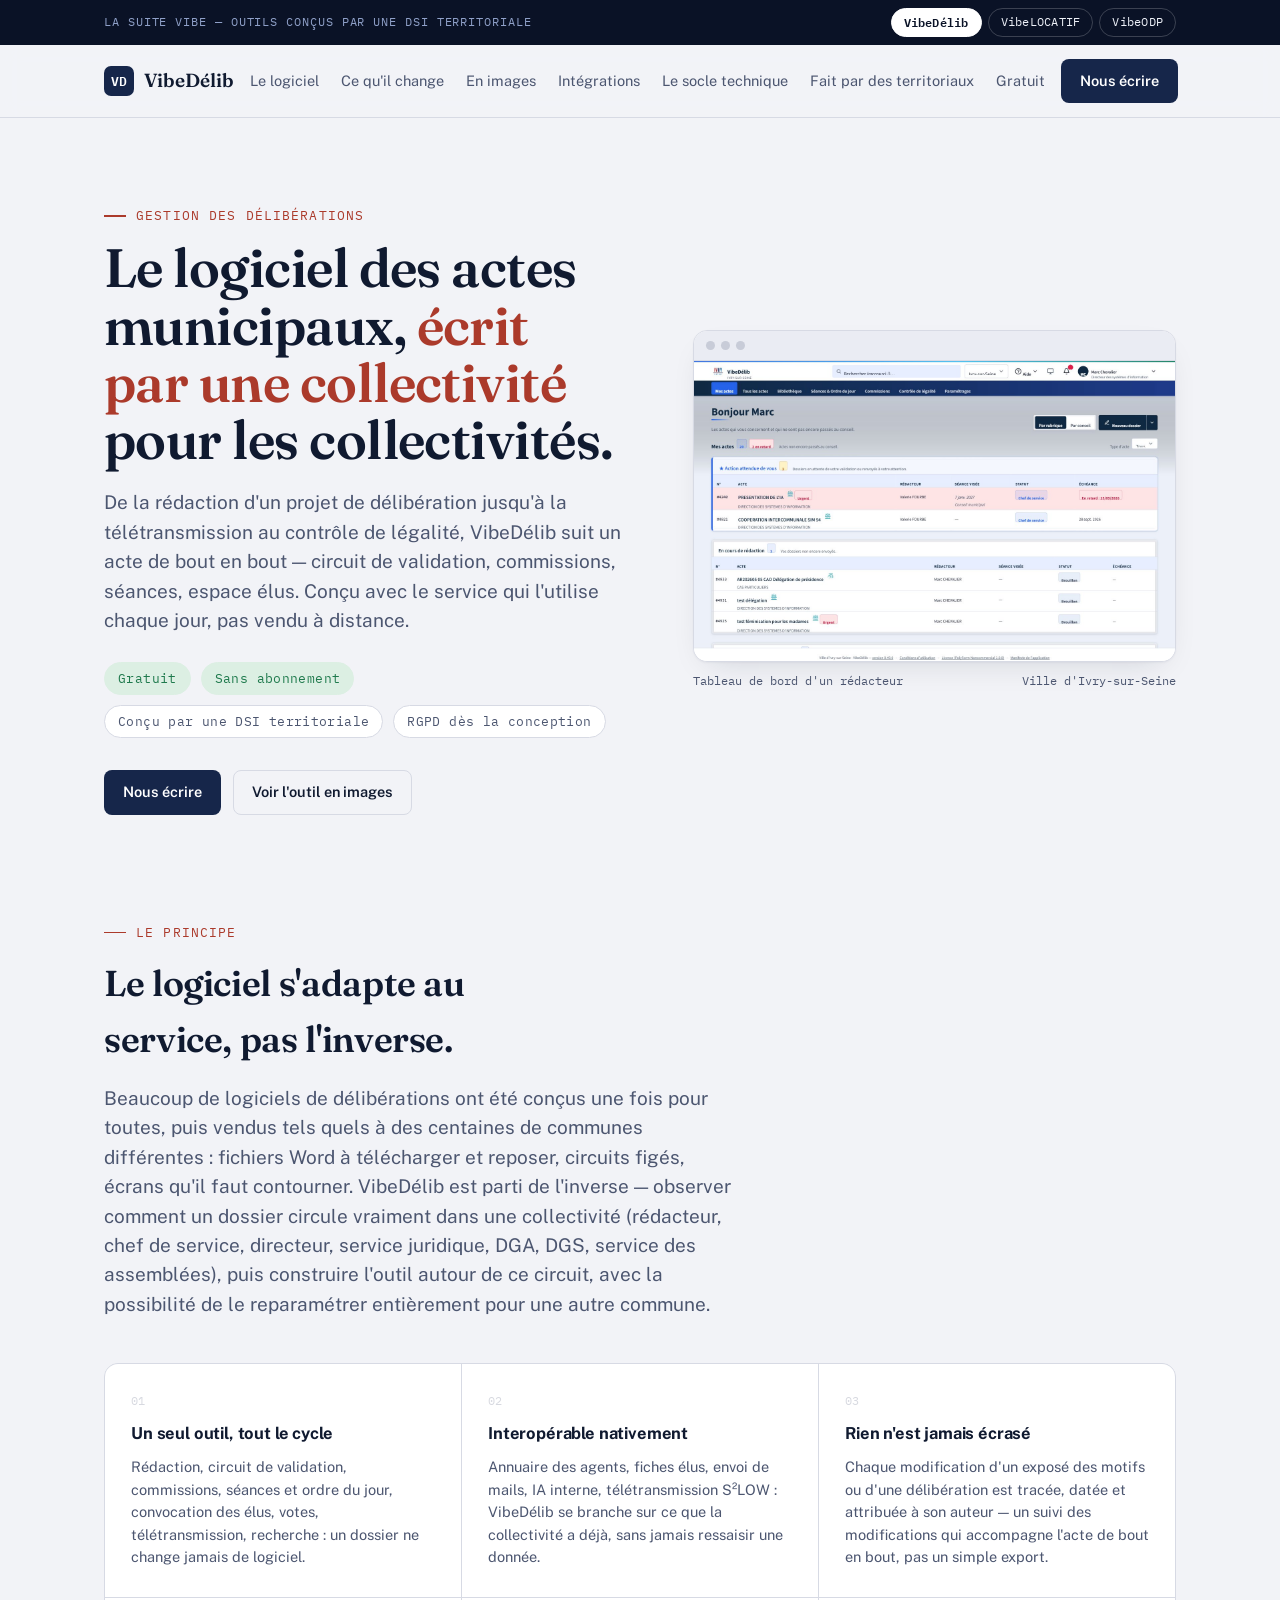
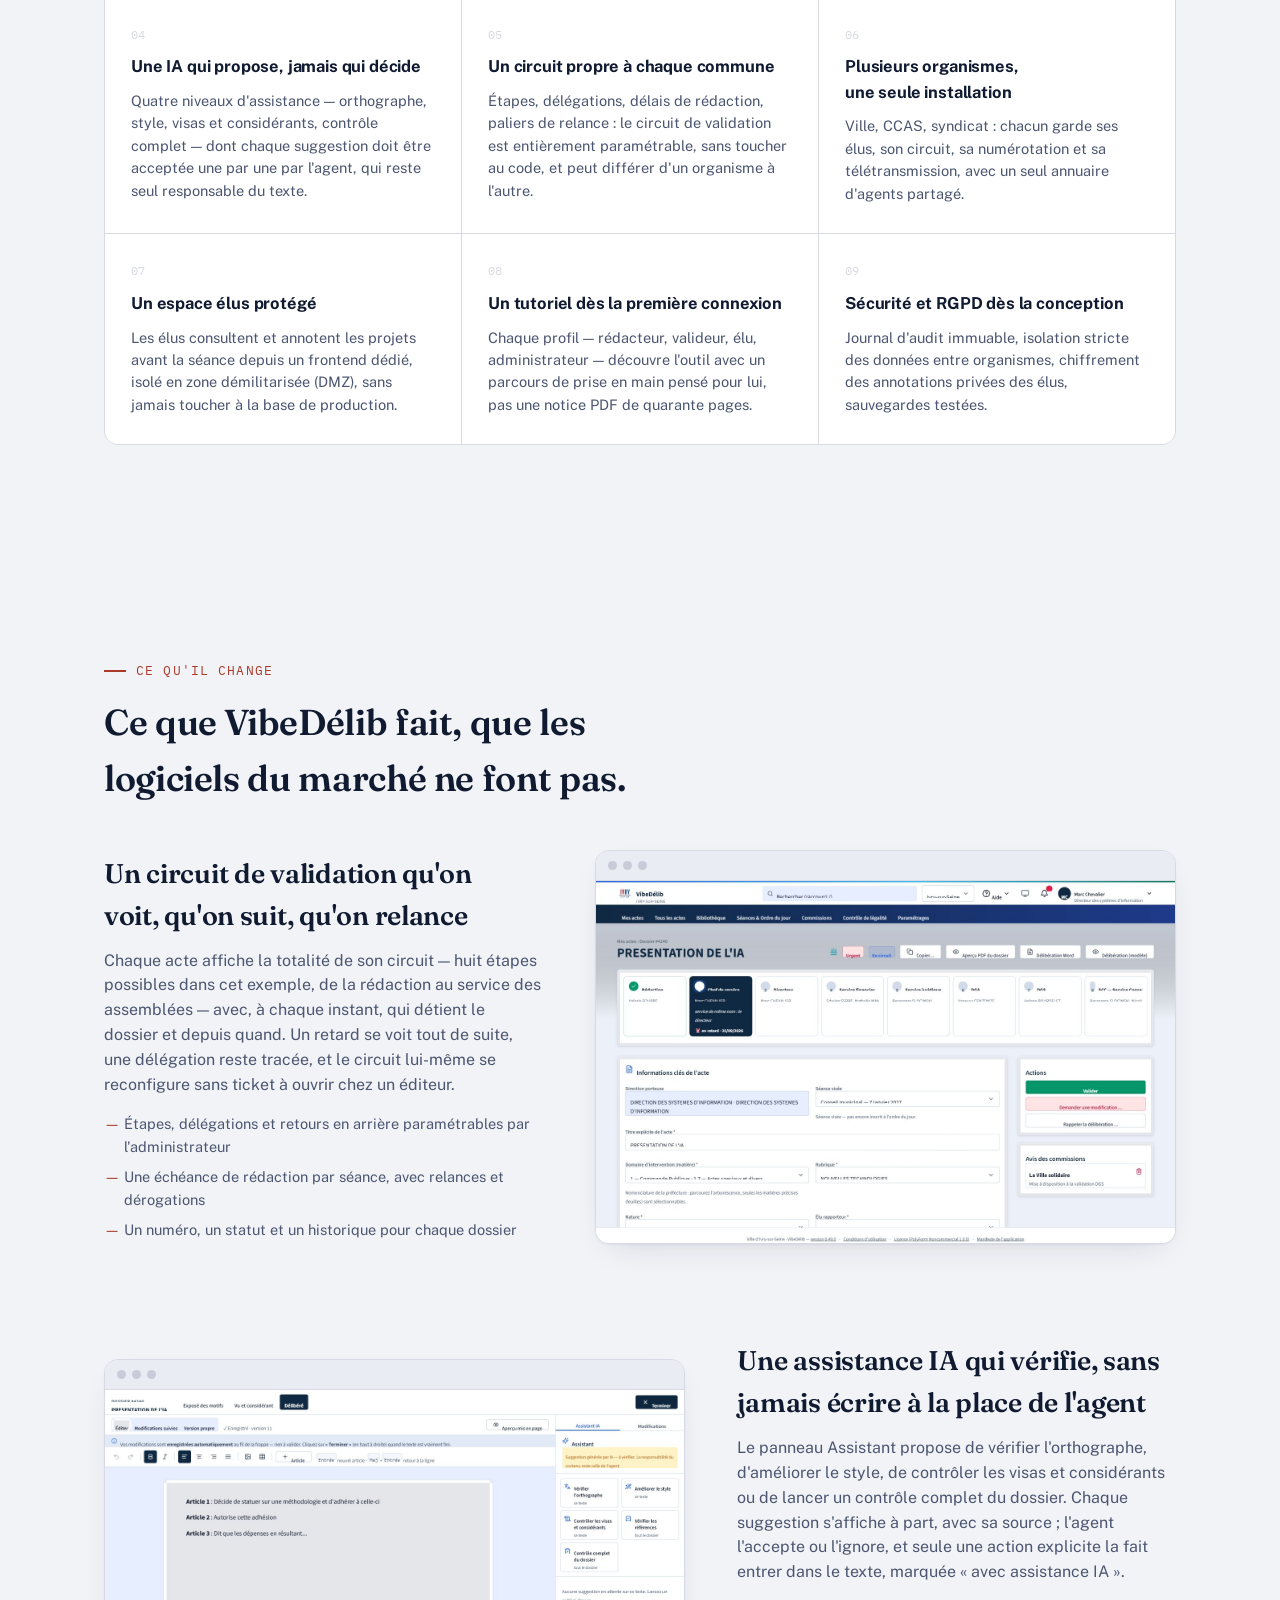
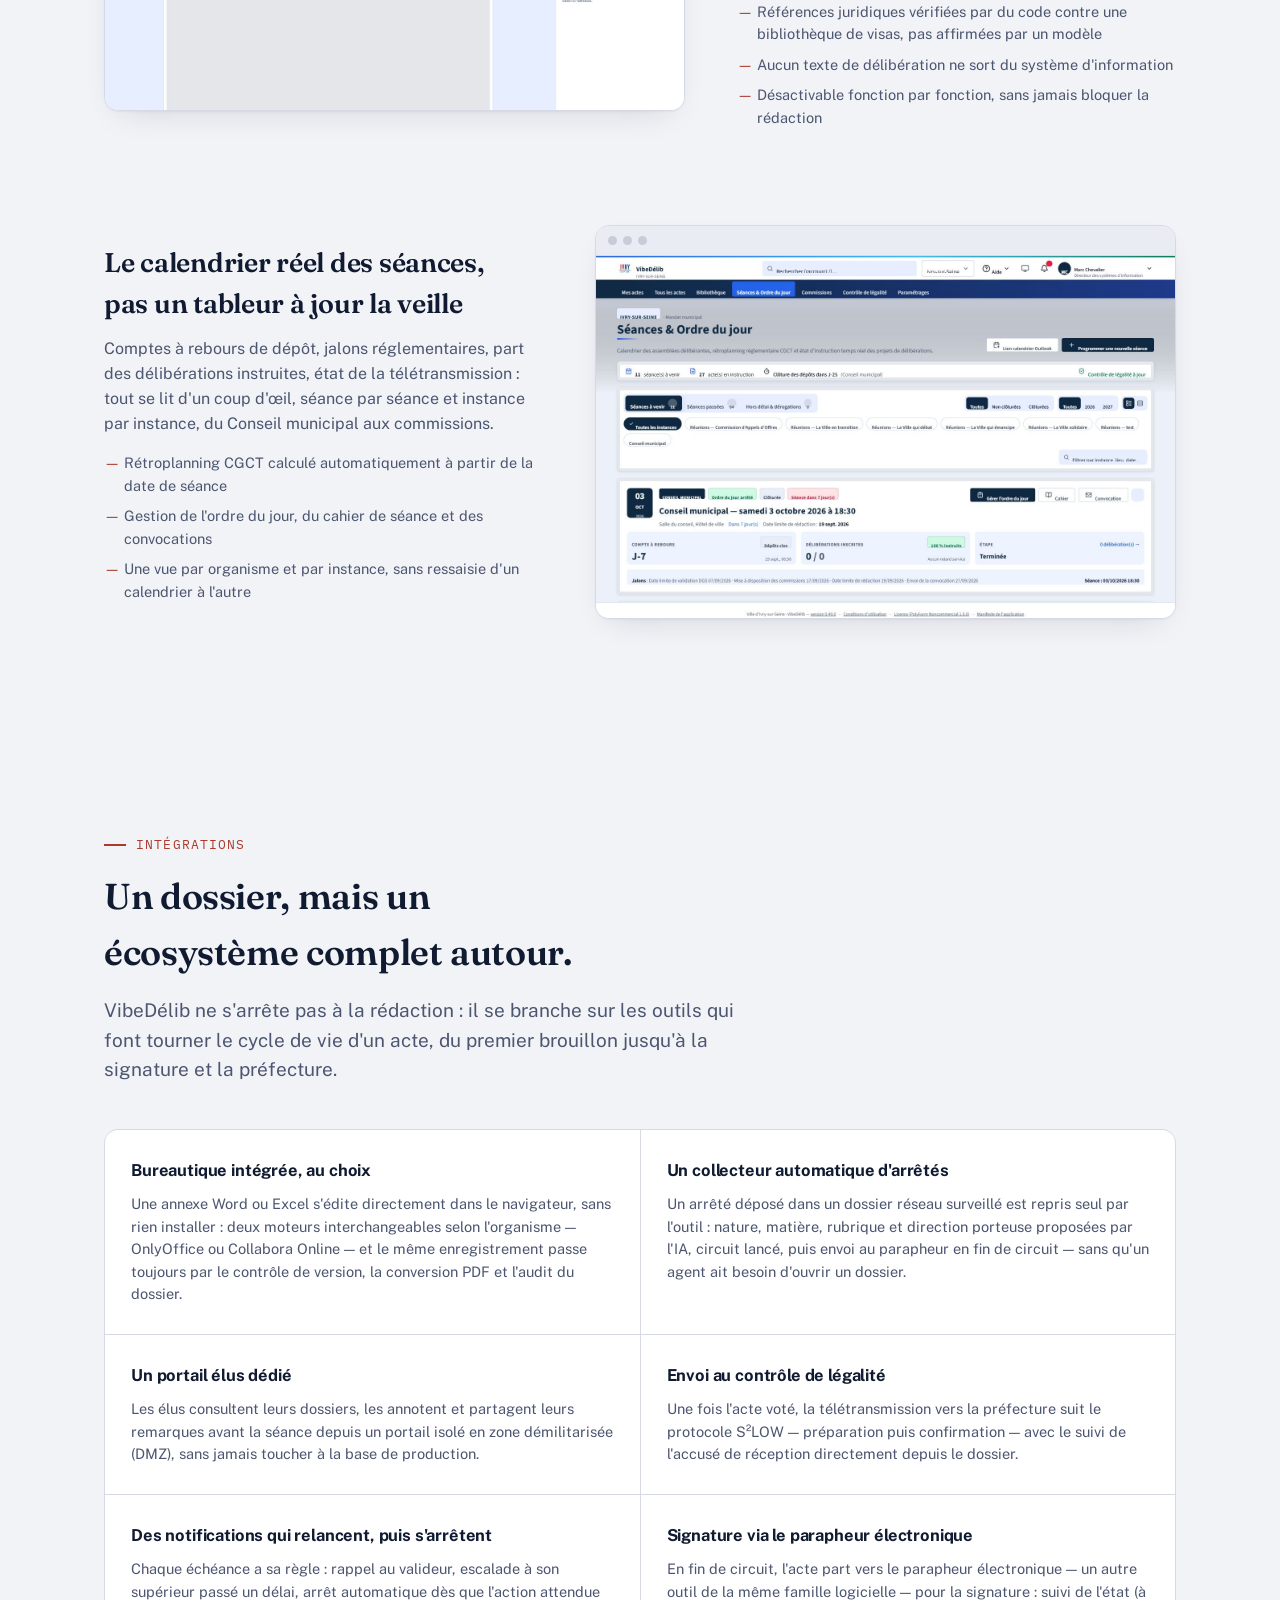
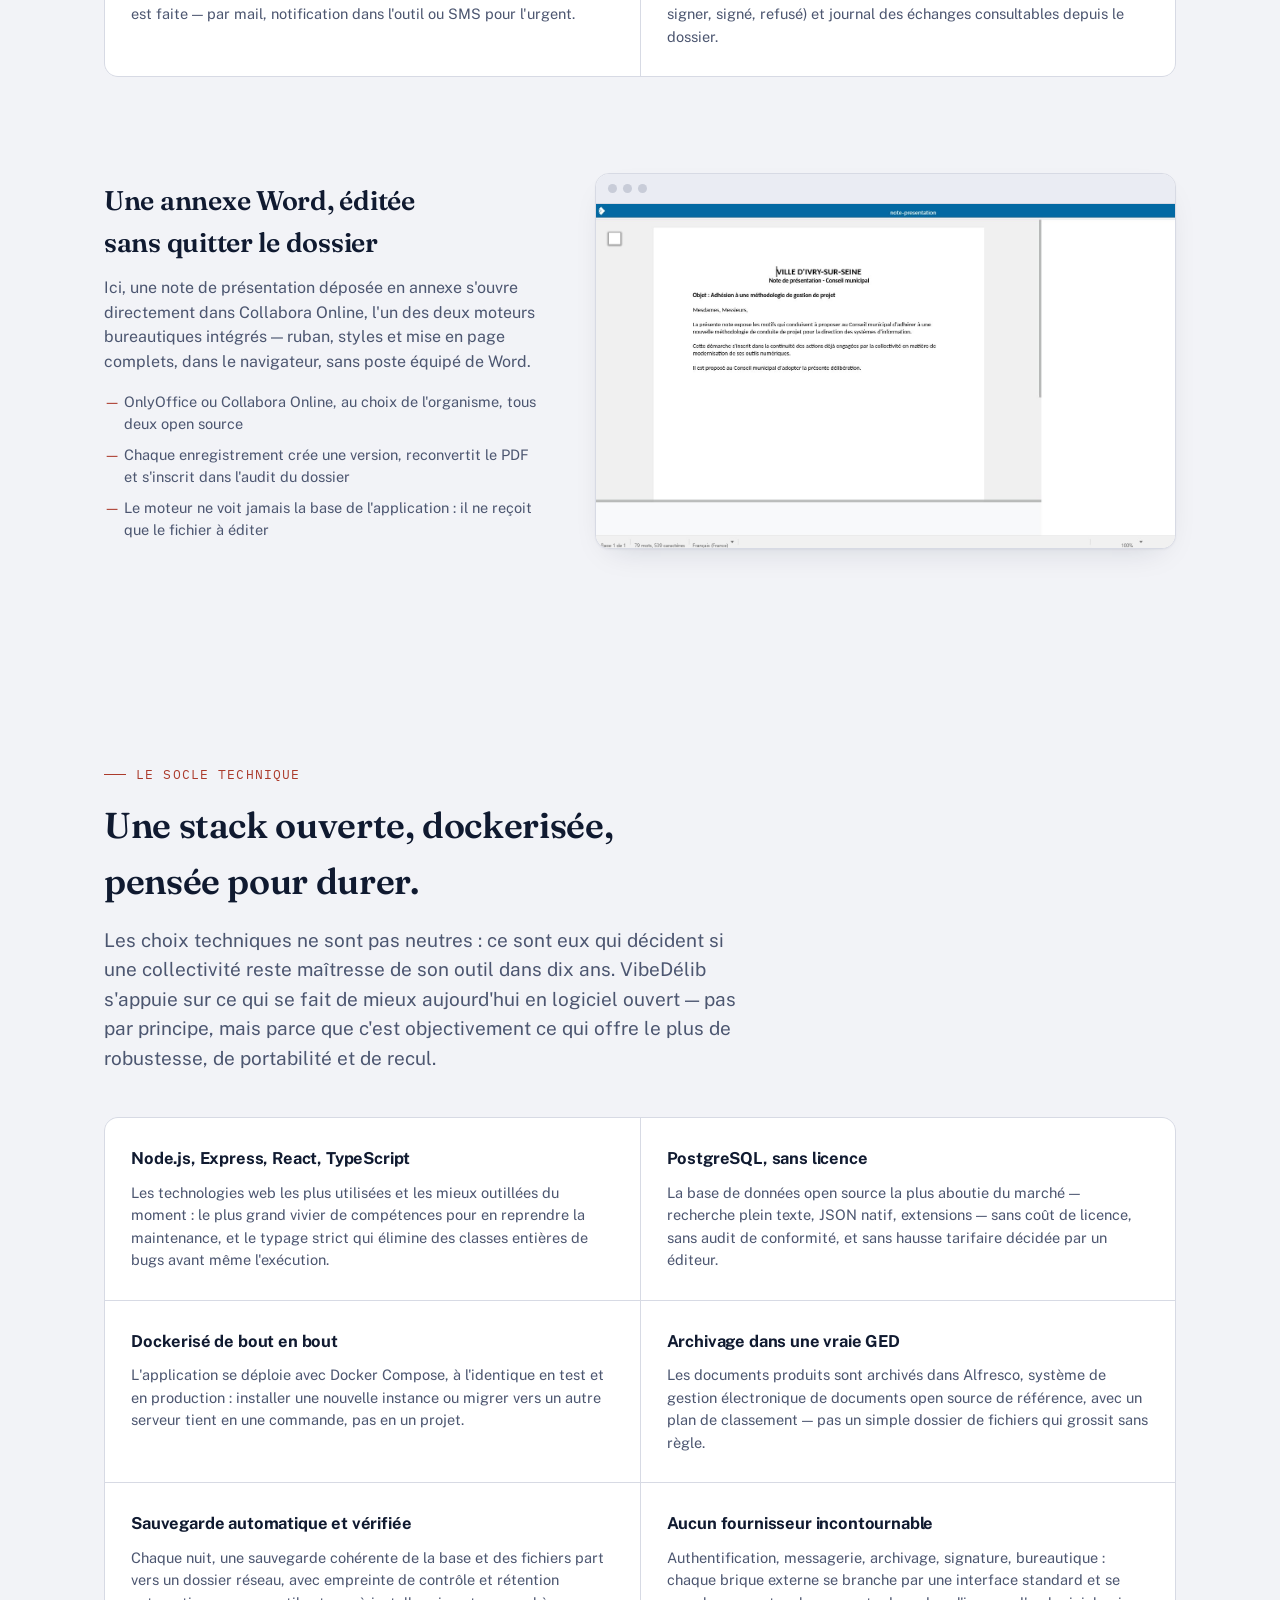
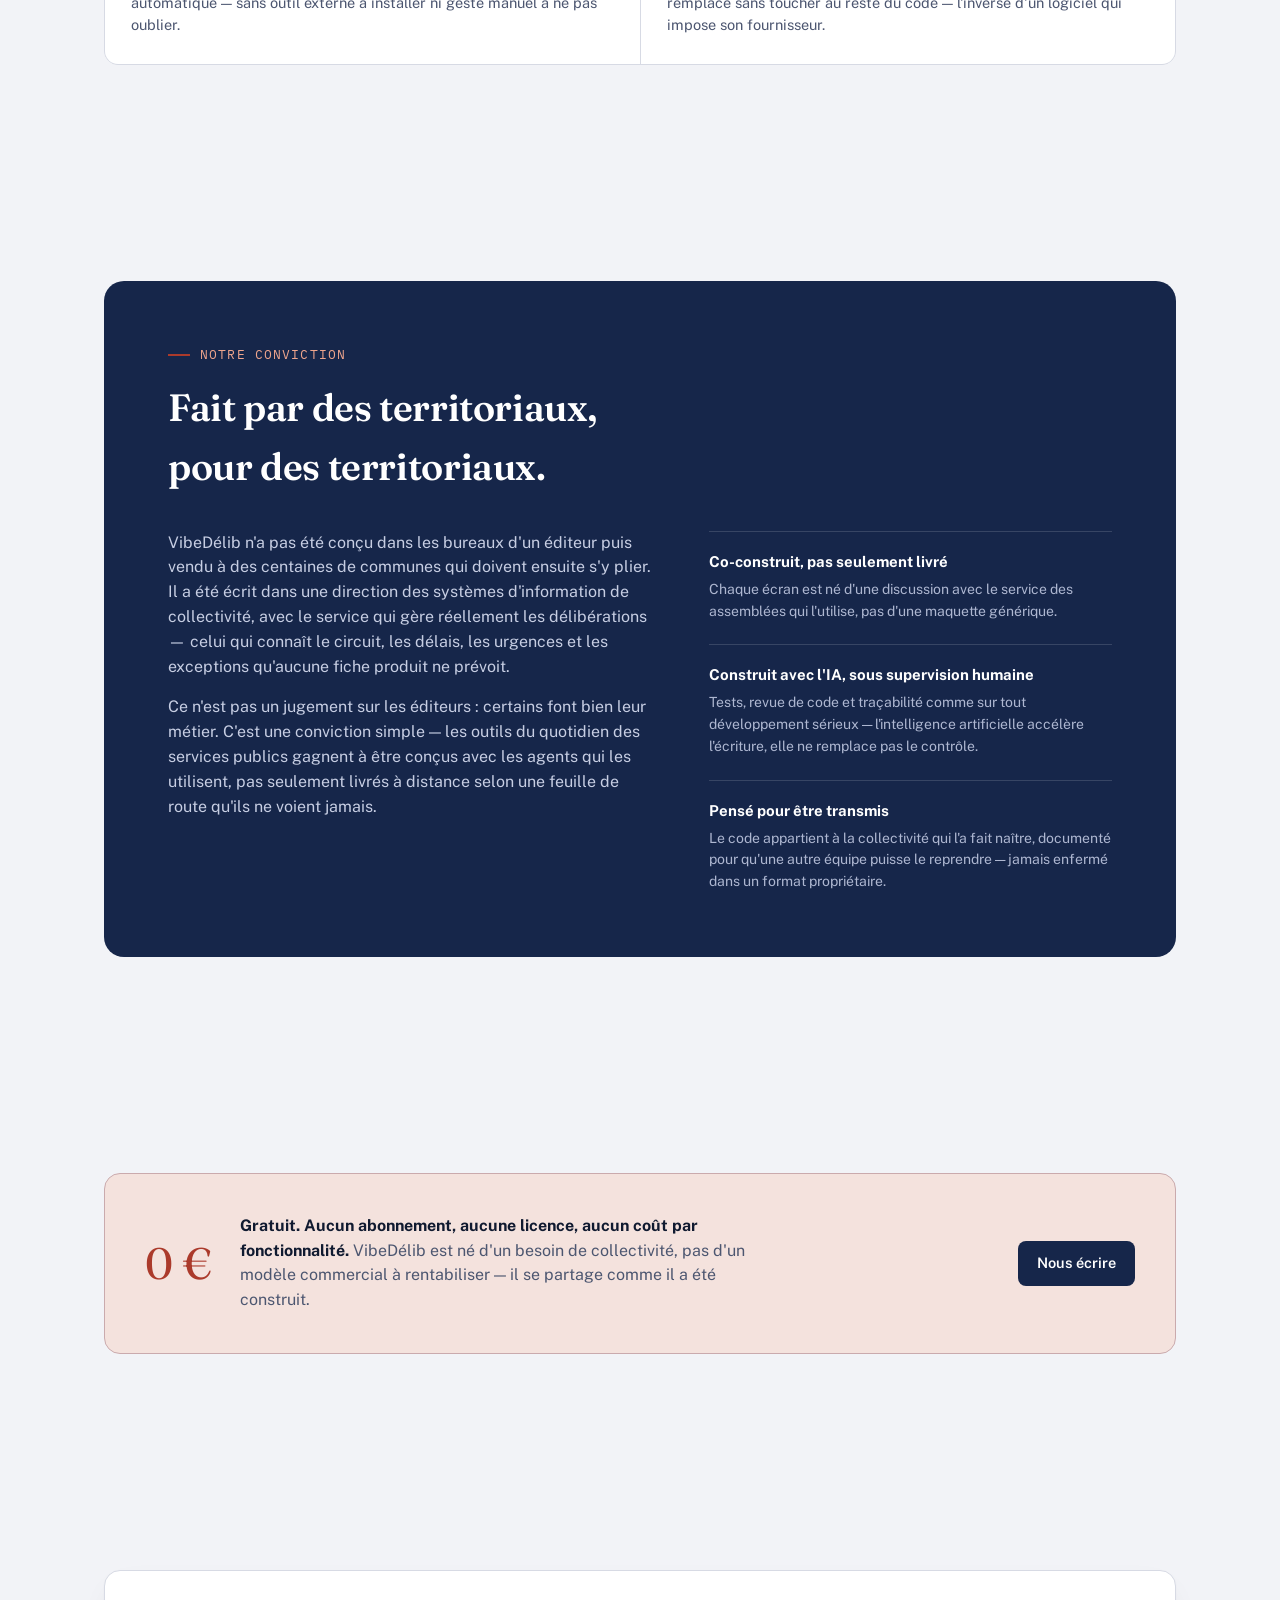
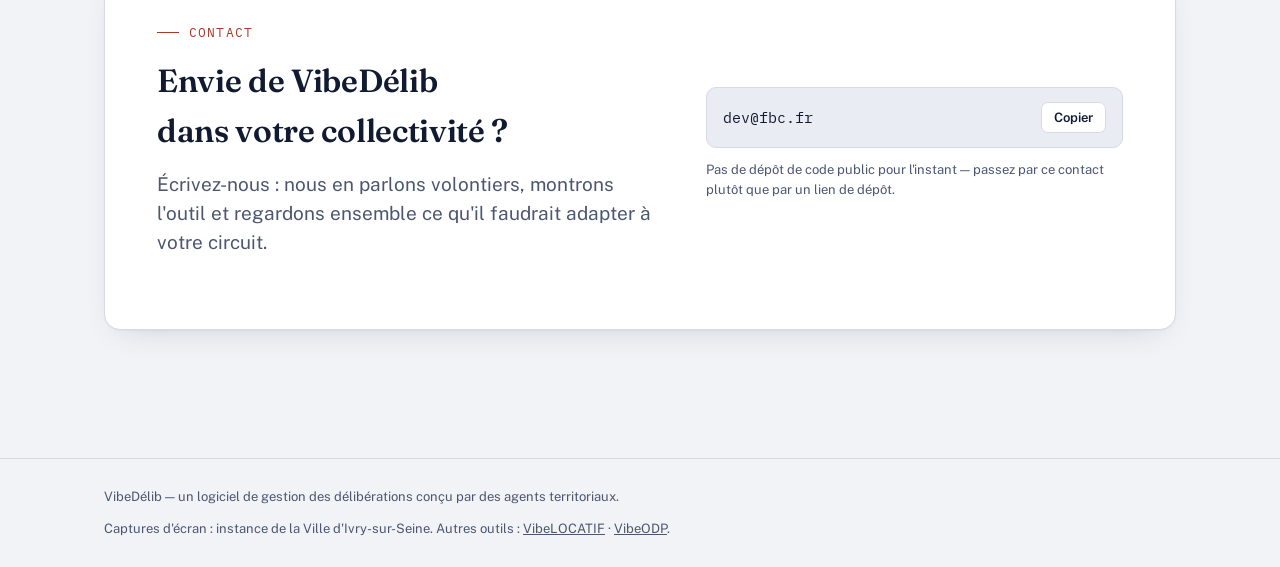
<file: index.html>
<!doctype html>
<html lang="fr">
<head>
<meta charset="utf-8">
<meta name="viewport" content="width=device-width, initial-scale=1">
<title>VibeDélib</title>
<meta name="description" content="Le logiciel de gestion des délibérations conçu par une collectivité, pour les collectivités. Gratuit, interopérable, avec une IA sous contrôle humain.">
<link rel="stylesheet" href="https://fonts.googleapis.com/css2?family=Fraunces:opsz,wght@9..144,500;9..144,600&family=Public+Sans:wght@400;500;600;700&family=IBM+Plex+Mono:wght@400;500&display=swap">
<link rel="stylesheet" href="assets/style.css">
</head>
<body>

<div class="family">
  <div class="wrap family-row">
    <span class="family-label">La suite Vibe — outils conçus par une DSI territoriale</span>
    <nav class="products">
      <a href="index.html" class="on">VibeDélib</a>
      <a href="vibelocatif.html">VibeLOCATIF</a>
      <a href="vibeodp.html">VibeODP</a>
    </nav>
  </div>
</div>

<header class="site">
  <div class="wrap row">
    <a class="brand" href="index.html"><span class="mark">VD</span>VibeDélib</a>
    <nav class="primary">
      <a href="#logiciel">Le logiciel</a>
      <a href="#difference">Ce qu'il change</a>
      <a href="#captures">En images</a>
      <a href="#ecosysteme">Intégrations</a>
      <a href="#technique">Le socle technique</a>
      <a href="#territoriaux">Fait par des territoriaux</a>
      <a href="#gratuit">Gratuit</a>
    </nav>
    <a class="btn btn-primary" href="#contact">Nous écrire</a>
  </div>
</header>

<main>
  <section class="hero">
    <div class="wrap">
      <div class="hero-grid">
        <div>
          <div class="eyebrow">Gestion des délibérations</div>
          <h1>Le logiciel des actes municipaux, <em>écrit par une collectivité</em> pour les collectivités.</h1>
          <p class="lede" style="margin-top:20px;">De la rédaction d'un projet de délibération jusqu'à la télétransmission au contrôle de légalité, VibeDélib suit un acte de bout en bout — circuit de validation, commissions, séances, espace élus. Conçu avec le service qui l'utilise chaque jour, pas vendu à distance.</p>
          <div class="tag-row">
            <span class="tag on">Gratuit</span>
            <span class="tag on">Sans abonnement</span>
            <span class="tag">Conçu par une DSI territoriale</span>
            <span class="tag">RGPD dès la conception</span>
          </div>
          <div class="cta-row">
            <a class="btn btn-primary" href="#contact">Nous écrire</a>
            <a class="btn btn-ghost" href="#captures">Voir l'outil en images</a>
          </div>
        </div>
        <div>
          <div class="browser-frame">
            <div class="bar"><span></span><span></span><span></span></div>
            <img src="shots/dashboard.jpg" alt="Tableau de bord VibeDélib : actes en attente de validation, en retard, ou en cours de rédaction" width="1440" height="900" style="aspect-ratio:1440/900">
          </div>
          <div class="frame-cap"><span>Tableau de bord d'un rédacteur</span><span>Ville d'Ivry-sur-Seine</span></div>
        </div>
      </div>
    </div>
  </section>

  <section id="logiciel">
    <div class="wrap">
      <div class="sec-head">
        <div class="eyebrow">Le principe</div>
        <h2>Le logiciel s'adapte au service, pas l'inverse.</h2>
        <p class="lede" style="margin-top:16px;">Beaucoup de logiciels de délibérations ont été conçus une fois pour toutes, puis vendus tels quels à des centaines de communes différentes : fichiers Word à télécharger et reposer, circuits figés, écrans qu'il faut contourner. VibeDélib est parti de l'inverse — observer comment un dossier circule vraiment dans une collectivité (rédacteur, chef de service, directeur, service juridique, DGA, DGS, service des assemblées), puis construire l'outil autour de ce circuit, avec la possibilité de le reparamétrer entièrement pour une autre commune.</p>
      </div>

      <div class="grid-9">
        <div class="feat"><div class="num">01</div><h3>Un seul outil, tout le cycle</h3><p>Rédaction, circuit de validation, commissions, séances et ordre du jour, convocation des élus, votes, télétransmission, recherche : un dossier ne change jamais de logiciel.</p></div>
        <div class="feat"><div class="num">02</div><h3>Interopérable nativement</h3><p>Annuaire des agents, fiches élus, envoi de mails, IA interne, télétransmission S²LOW : VibeDélib se branche sur ce que la collectivité a déjà, sans jamais ressaisir une donnée.</p></div>
        <div class="feat"><div class="num">03</div><h3>Rien n'est jamais écrasé</h3><p>Chaque modification d'un exposé des motifs ou d'une délibération est tracée, datée et attribuée à son auteur — un suivi des modifications qui accompagne l'acte de bout en bout, pas un simple export.</p></div>
        <div class="feat"><div class="num">04</div><h3>Une IA qui propose, jamais qui décide</h3><p>Quatre niveaux d'assistance — orthographe, style, visas et considérants, contrôle complet — dont chaque suggestion doit être acceptée une par une par l'agent, qui reste seul responsable du texte.</p></div>
        <div class="feat"><div class="num">05</div><h3>Un circuit propre à chaque commune</h3><p>Étapes, délégations, délais de rédaction, paliers de relance : le circuit de validation est entièrement paramétrable, sans toucher au code, et peut différer d'un organisme à l'autre.</p></div>
        <div class="feat"><div class="num">06</div><h3>Plusieurs organismes, une seule installation</h3><p>Ville, CCAS, syndicat : chacun garde ses élus, son circuit, sa numérotation et sa télétransmission, avec un seul annuaire d'agents partagé.</p></div>
        <div class="feat"><div class="num">07</div><h3>Un espace élus protégé</h3><p>Les élus consultent et annotent les projets avant la séance depuis un frontend dédié, isolé en zone démilitarisée (DMZ), sans jamais toucher à la base de production.</p></div>
        <div class="feat"><div class="num">08</div><h3>Un tutoriel dès la première connexion</h3><p>Chaque profil — rédacteur, valideur, élu, administrateur — découvre l'outil avec un parcours de prise en main pensé pour lui, pas une notice PDF de quarante pages.</p></div>
        <div class="feat"><div class="num">09</div><h3>Sécurité et RGPD dès la conception</h3><p>Journal d'audit immuable, isolation stricte des données entre organismes, chiffrement des annotations privées des élus, sauvegardes testées.</p></div>
      </div>
    </div>
  </section>

  <section id="difference">
    <div class="wrap">
      <div class="sec-head">
        <div class="eyebrow">Ce qu'il change</div>
        <h2>Ce que VibeDélib fait, que les logiciels du marché ne font pas.</h2>
      </div>
      <div class="showcase">
        <div class="show-row">
          <div class="show-text">
            <h3>Un circuit de validation qu'on voit, qu'on suit, qu'on relance</h3>
            <p>Chaque acte affiche la totalité de son circuit — huit étapes possibles dans cet exemple, de la rédaction au service des assemblées — avec, à chaque instant, qui détient le dossier et depuis quand. Un retard se voit tout de suite, une délégation reste tracée, et le circuit lui-même se reconfigure sans ticket à ouvrir chez un éditeur.</p>
            <ul class="show-list">
              <li>Étapes, délégations et retours en arrière paramétrables par l'administrateur</li>
              <li>Une échéance de rédaction par séance, avec relances et dérogations</li>
              <li>Un numéro, un statut et un historique pour chaque dossier</li>
            </ul>
          </div>
          <div class="show-media">
            <div class="browser-frame">
              <div class="bar"><span></span><span></span><span></span></div>
              <img src="shots/dossier.jpg" alt="Fiche d'un dossier de délibération avec son circuit de validation en huit étapes" width="1440" height="900" style="aspect-ratio:1440/900">
            </div>
          </div>
        </div>

        <div class="show-row rev">
          <div class="show-text">
            <h3>Une assistance IA qui vérifie, sans jamais écrire à la place de l'agent</h3>
            <p>Le panneau Assistant propose de vérifier l'orthographe, d'améliorer le style, de contrôler les visas et considérants ou de lancer un contrôle complet du dossier. Chaque suggestion s'affiche à part, avec sa source ; l'agent l'accepte ou l'ignore, et seule une action explicite la fait entrer dans le texte, marquée « avec assistance IA ».</p>
            <ul class="show-list">
              <li>Références juridiques vérifiées par du code contre une bibliothèque de visas, pas affirmées par un modèle</li>
              <li>Aucun texte de délibération ne sort du système d'information</li>
              <li>Désactivable fonction par fonction, sans jamais bloquer la rédaction</li>
            </ul>
          </div>
          <div class="show-media">
            <div class="browser-frame">
              <div class="bar"><span></span><span></span><span></span></div>
              <img src="shots/editeur-ia.jpg" alt="Éditeur d'un article de délibération avec le panneau Assistant IA ouvert" width="1440" height="794" style="aspect-ratio:1440/794">
            </div>
          </div>
        </div>

        <div class="show-row">
          <div class="show-text">
            <h3>Le calendrier réel des séances, pas un tableur à jour la veille</h3>
            <p>Comptes à rebours de dépôt, jalons réglementaires, part des délibérations instruites, état de la télétransmission : tout se lit d'un coup d'œil, séance par séance et instance par instance, du Conseil municipal aux commissions.</p>
            <ul class="show-list">
              <li>Rétroplanning CGCT calculé automatiquement à partir de la date de séance</li>
              <li>Gestion de l'ordre du jour, du cahier de séance et des convocations</li>
              <li>Une vue par organisme et par instance, sans ressaisie d'un calendrier à l'autre</li>
            </ul>
          </div>
          <div class="show-media">
            <div class="browser-frame">
              <div class="bar"><span></span><span></span><span></span></div>
              <img src="shots/seances.jpg" alt="Vue des séances et de l'ordre du jour avec comptes à rebours et jalons réglementaires" width="1440" height="900" style="aspect-ratio:1440/900">
            </div>
          </div>
        </div>
      </div>
    </div>
  </section>

  <section id="ecosysteme">
    <div class="wrap">
      <div class="sec-head">
        <div class="eyebrow">Intégrations</div>
        <h2>Un dossier, mais un écosystème complet autour.</h2>
        <p class="lede" style="margin-top:16px;">VibeDélib ne s'arrête pas à la rédaction : il se branche sur les outils qui font tourner le cycle de vie d'un acte, du premier brouillon jusqu'à la signature et la préfecture.</p>
      </div>

      <div class="grid-6">
        <div class="feat">
          <h3>Bureautique intégrée, au choix</h3>
          <p>Une annexe Word ou Excel s'édite directement dans le navigateur, sans rien installer : deux moteurs interchangeables selon l'organisme — OnlyOffice ou Collabora Online — et le même enregistrement passe toujours par le contrôle de version, la conversion PDF et l'audit du dossier.</p>
        </div>
        <div class="feat">
          <h3>Un collecteur automatique d'arrêtés</h3>
          <p>Un arrêté déposé dans un dossier réseau surveillé est repris seul par l'outil : nature, matière, rubrique et direction porteuse proposées par l'IA, circuit lancé, puis envoi au parapheur en fin de circuit — sans qu'un agent ait besoin d'ouvrir un dossier.</p>
        </div>
        <div class="feat">
          <h3>Un portail élus dédié</h3>
          <p>Les élus consultent leurs dossiers, les annotent et partagent leurs remarques avant la séance depuis un portail isolé en zone démilitarisée (DMZ), sans jamais toucher à la base de production.</p>
        </div>
        <div class="feat">
          <h3>Envoi au contrôle de légalité</h3>
          <p>Une fois l'acte voté, la télétransmission vers la préfecture suit le protocole S²LOW — préparation puis confirmation — avec le suivi de l'accusé de réception directement depuis le dossier.</p>
        </div>
        <div class="feat">
          <h3>Des notifications qui relancent, puis s'arrêtent</h3>
          <p>Chaque échéance a sa règle : rappel au valideur, escalade à son supérieur passé un délai, arrêt automatique dès que l'action attendue est faite — par mail, notification dans l'outil ou SMS pour l'urgent.</p>
        </div>
        <div class="feat">
          <h3>Signature via le parapheur électronique</h3>
          <p>En fin de circuit, l'acte part vers le parapheur électronique — un autre outil de la même famille logicielle — pour la signature : suivi de l'état (à signer, signé, refusé) et journal des échanges consultables depuis le dossier.</p>
        </div>
      </div>

      <div class="showcase" style="margin-top:96px;">
        <div class="show-row">
          <div class="show-text">
            <h3>Une annexe Word, éditée sans quitter le dossier</h3>
            <p>Ici, une note de présentation déposée en annexe s'ouvre directement dans Collabora Online, l'un des deux moteurs bureautiques intégrés — ruban, styles et mise en page complets, dans le navigateur, sans poste équipé de Word.</p>
            <ul class="show-list">
              <li>OnlyOffice ou Collabora Online, au choix de l'organisme, tous deux open source</li>
              <li>Chaque enregistrement crée une version, reconvertit le PDF et s'inscrit dans l'audit du dossier</li>
              <li>Le moteur ne voit jamais la base de l'application : il ne reçoit que le fichier à éditer</li>
            </ul>
          </div>
          <div class="show-media">
            <div class="browser-frame">
              <div class="bar"><span></span><span></span><span></span></div>
              <img src="shots/bureautique.jpg" alt="Édition d'une note de présentation Word dans Collabora Online, intégré à VibeDélib" width="1430" height="849" style="aspect-ratio:1430/849">
            </div>
          </div>
        </div>
      </div>
    </div>
  </section>

  <section id="technique">
    <div class="wrap">
      <div class="sec-head">
        <div class="eyebrow">Le socle technique</div>
        <h2>Une stack ouverte, dockerisée, pensée pour durer.</h2>
        <p class="lede" style="margin-top:16px;">Les choix techniques ne sont pas neutres : ce sont eux qui décident si une collectivité reste maîtresse de son outil dans dix ans. VibeDélib s'appuie sur ce qui se fait de mieux aujourd'hui en logiciel ouvert — pas par principe, mais parce que c'est objectivement ce qui offre le plus de robustesse, de portabilité et de recul.</p>
      </div>

      <div class="grid-6">
        <div class="feat">
          <h3>Node.js, Express, React, TypeScript</h3>
          <p>Les technologies web les plus utilisées et les mieux outillées du moment : le plus grand vivier de compétences pour en reprendre la maintenance, et le typage strict qui élimine des classes entières de bugs avant même l'exécution.</p>
        </div>
        <div class="feat">
          <h3>PostgreSQL, sans licence</h3>
          <p>La base de données open source la plus aboutie du marché — recherche plein texte, JSON natif, extensions — sans coût de licence, sans audit de conformité, et sans hausse tarifaire décidée par un éditeur.</p>
        </div>
        <div class="feat">
          <h3>Dockerisé de bout en bout</h3>
          <p>L'application se déploie avec Docker Compose, à l'identique en test et en production : installer une nouvelle instance ou migrer vers un autre serveur tient en une commande, pas en un projet.</p>
        </div>
        <div class="feat">
          <h3>Archivage dans une vraie GED</h3>
          <p>Les documents produits sont archivés dans Alfresco, système de gestion électronique de documents open source de référence, avec un plan de classement — pas un simple dossier de fichiers qui grossit sans règle.</p>
        </div>
        <div class="feat">
          <h3>Sauvegarde automatique et vérifiée</h3>
          <p>Chaque nuit, une sauvegarde cohérente de la base et des fichiers part vers un dossier réseau, avec empreinte de contrôle et rétention automatique — sans outil externe à installer ni geste manuel à ne pas oublier.</p>
        </div>
        <div class="feat">
          <h3>Aucun fournisseur incontournable</h3>
          <p>Authentification, messagerie, archivage, signature, bureautique : chaque brique externe se branche par une interface standard et se remplace sans toucher au reste du code — l'inverse d'un logiciel qui impose son fournisseur.</p>
        </div>
      </div>
    </div>
  </section>

  <section id="territoriaux">
    <div class="wrap">
      <div class="manifesto">
        <div class="eyebrow">Notre conviction</div>
        <h2>Fait par des territoriaux, pour des territoriaux.</h2>
        <div class="manifesto-grid">
          <div>
            <p>VibeDélib n'a pas été conçu dans les bureaux d'un éditeur puis vendu à des centaines de communes qui doivent ensuite s'y plier. Il a été écrit dans une direction des systèmes d'information de collectivité, avec le service qui gère réellement les délibérations — celui qui connaît le circuit, les délais, les urgences et les exceptions qu'aucune fiche produit ne prévoit.</p>
            <p>Ce n'est pas un jugement sur les éditeurs : certains font bien leur métier. C'est une conviction simple — les outils du quotidien des services publics gagnent à être conçus avec les agents qui les utilisent, pas seulement livrés à distance selon une feuille de route qu'ils ne voient jamais.</p>
          </div>
          <div class="principle-list">
            <div class="principle">
              <h4>Co-construit, pas seulement livré</h4>
              <p>Chaque écran est né d'une discussion avec le service des assemblées qui l'utilise, pas d'une maquette générique.</p>
            </div>
            <div class="principle">
              <h4>Construit avec l'IA, sous supervision humaine</h4>
              <p>Tests, revue de code et traçabilité comme sur tout développement sérieux — l'intelligence artificielle accélère l'écriture, elle ne remplace pas le contrôle.</p>
            </div>
            <div class="principle">
              <h4>Pensé pour être transmis</h4>
              <p>Le code appartient à la collectivité qui l'a fait naître, documenté pour qu'une autre équipe puisse le reprendre — jamais enfermé dans un format propriétaire.</p>
            </div>
          </div>
        </div>
      </div>
    </div>
  </section>

  <section id="gratuit">
    <div class="wrap">
      <div class="free">
        <div class="price">0&nbsp;€</div>
        <p><strong style="color:var(--ink);">Gratuit. Aucun abonnement, aucune licence, aucun coût par fonctionnalité.</strong> VibeDélib est né d'un besoin de collectivité, pas d'un modèle commercial à rentabiliser — il se partage comme il a été construit.</p>
        <a class="btn btn-primary" href="#contact">Nous écrire</a>
      </div>
    </div>
  </section>

  <section id="contact">
    <div class="wrap">
      <div class="contact-card">
        <div>
          <div class="eyebrow">Contact</div>
          <h2 style="font-size:clamp(24px,3vw,32px);">Envie de VibeDélib dans votre collectivité ?</h2>
          <p class="lede" style="margin-top:14px;">Écrivez-nous : nous en parlons volontiers, montrons l'outil et regardons ensemble ce qu'il faudrait adapter à votre circuit.</p>
        </div>
        <div>
          <div class="mail-box">
            <span id="mail-text">dev@fbc.fr</span>
            <button type="button" id="copy-btn">Copier</button>
          </div>
          <p class="note">Pas de dépôt de code public pour l'instant — passez par ce contact plutôt que par un lien de dépôt.</p>
        </div>
      </div>
    </div>
  </section>
</main>

<footer>
  <div class="wrap row">
    <span>VibeDélib — un logiciel de gestion des délibérations conçu par des agents territoriaux.</span>
    <span>Captures d'écran : instance de la Ville d'Ivry-sur-Seine. Autres outils : <a href="vibelocatif.html">VibeLOCATIF</a> · <a href="vibeodp.html">VibeODP</a>.</span>
  </div>
</footer>

<script src="assets/site.js"></script>
</body>
</html>
</file>
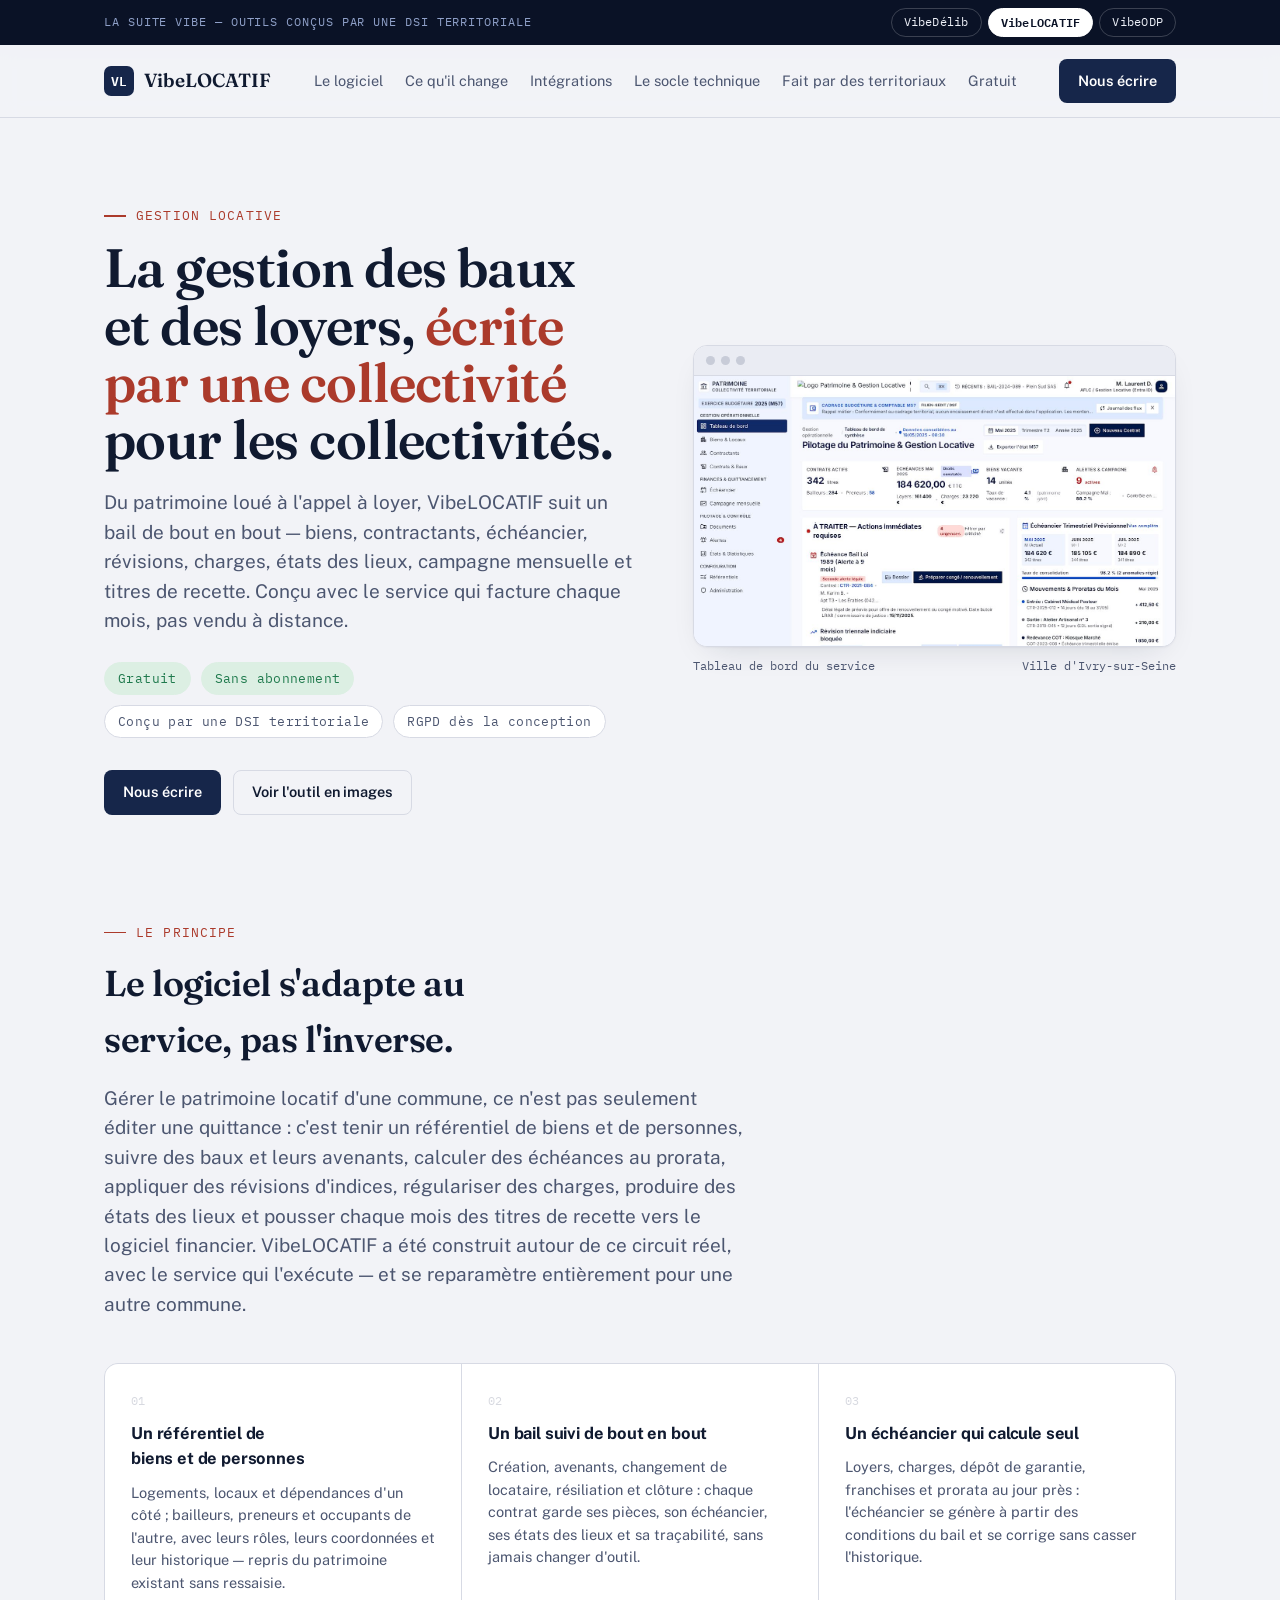
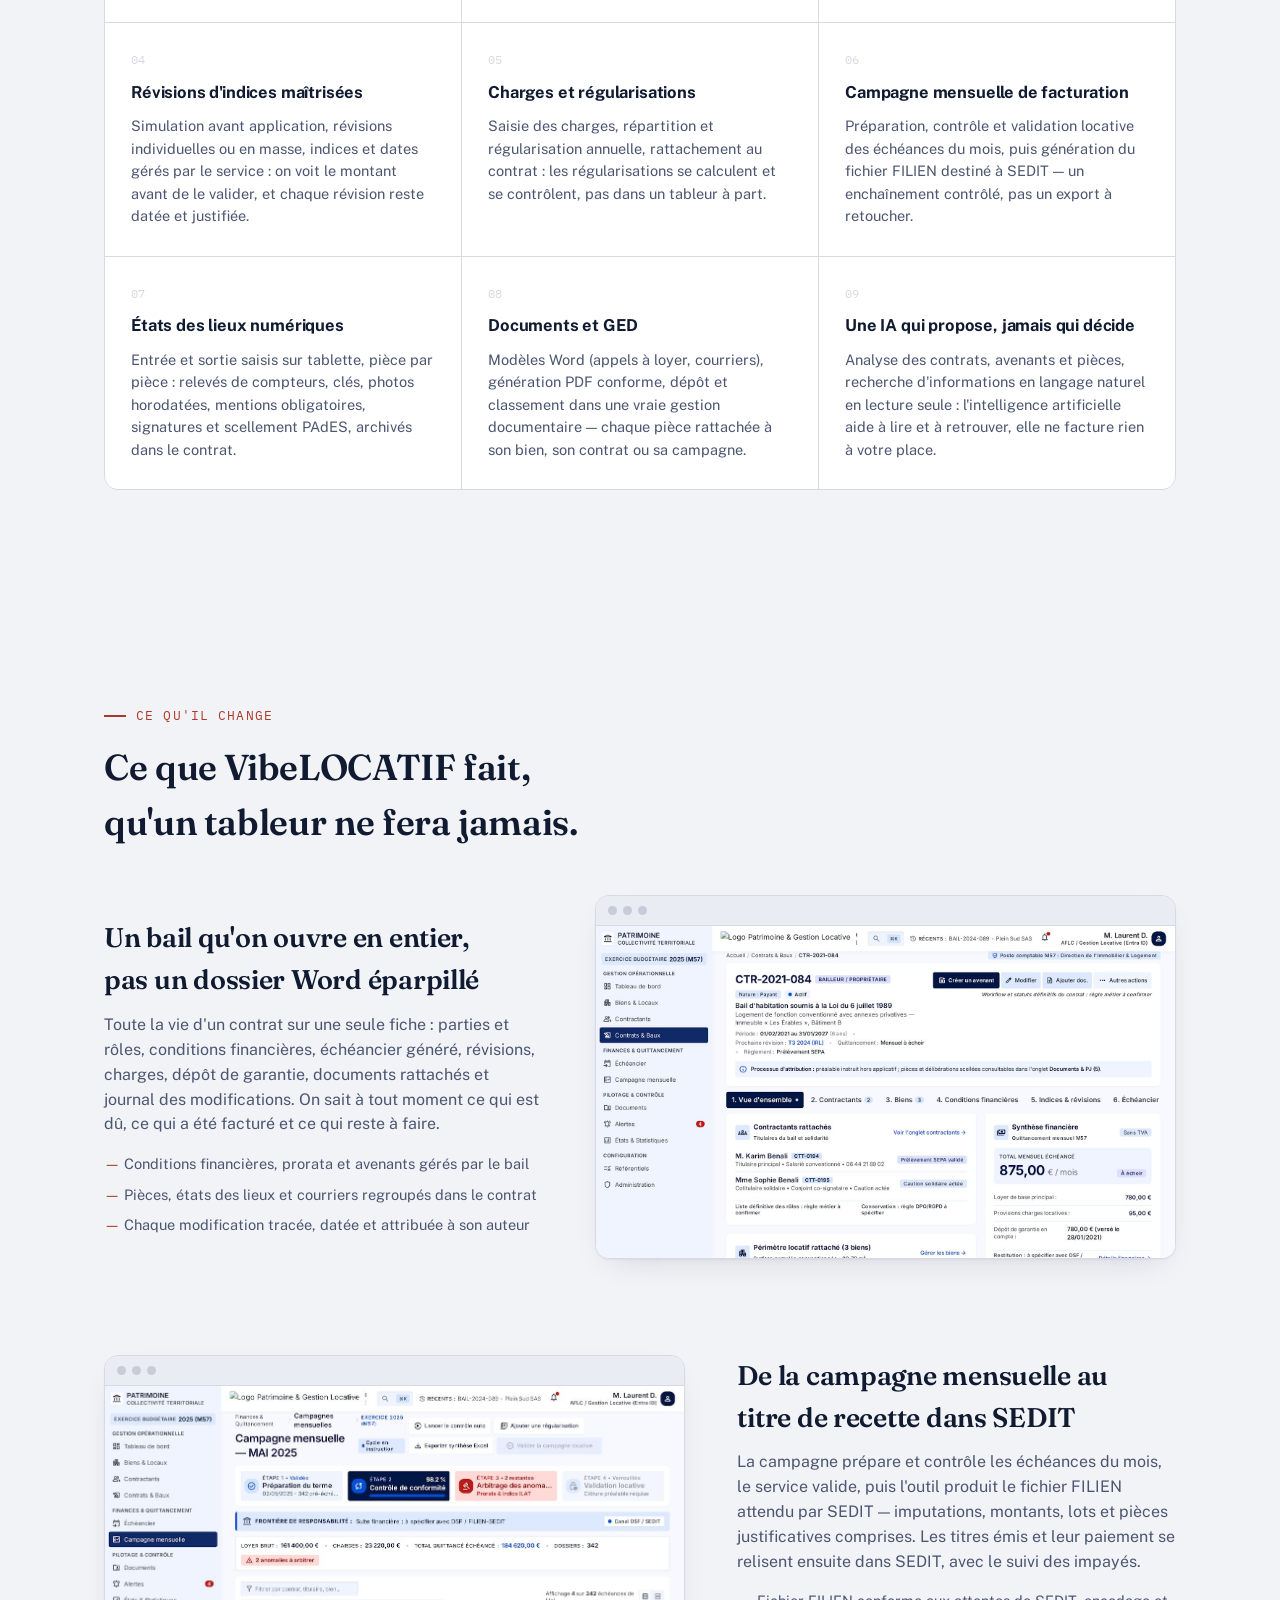
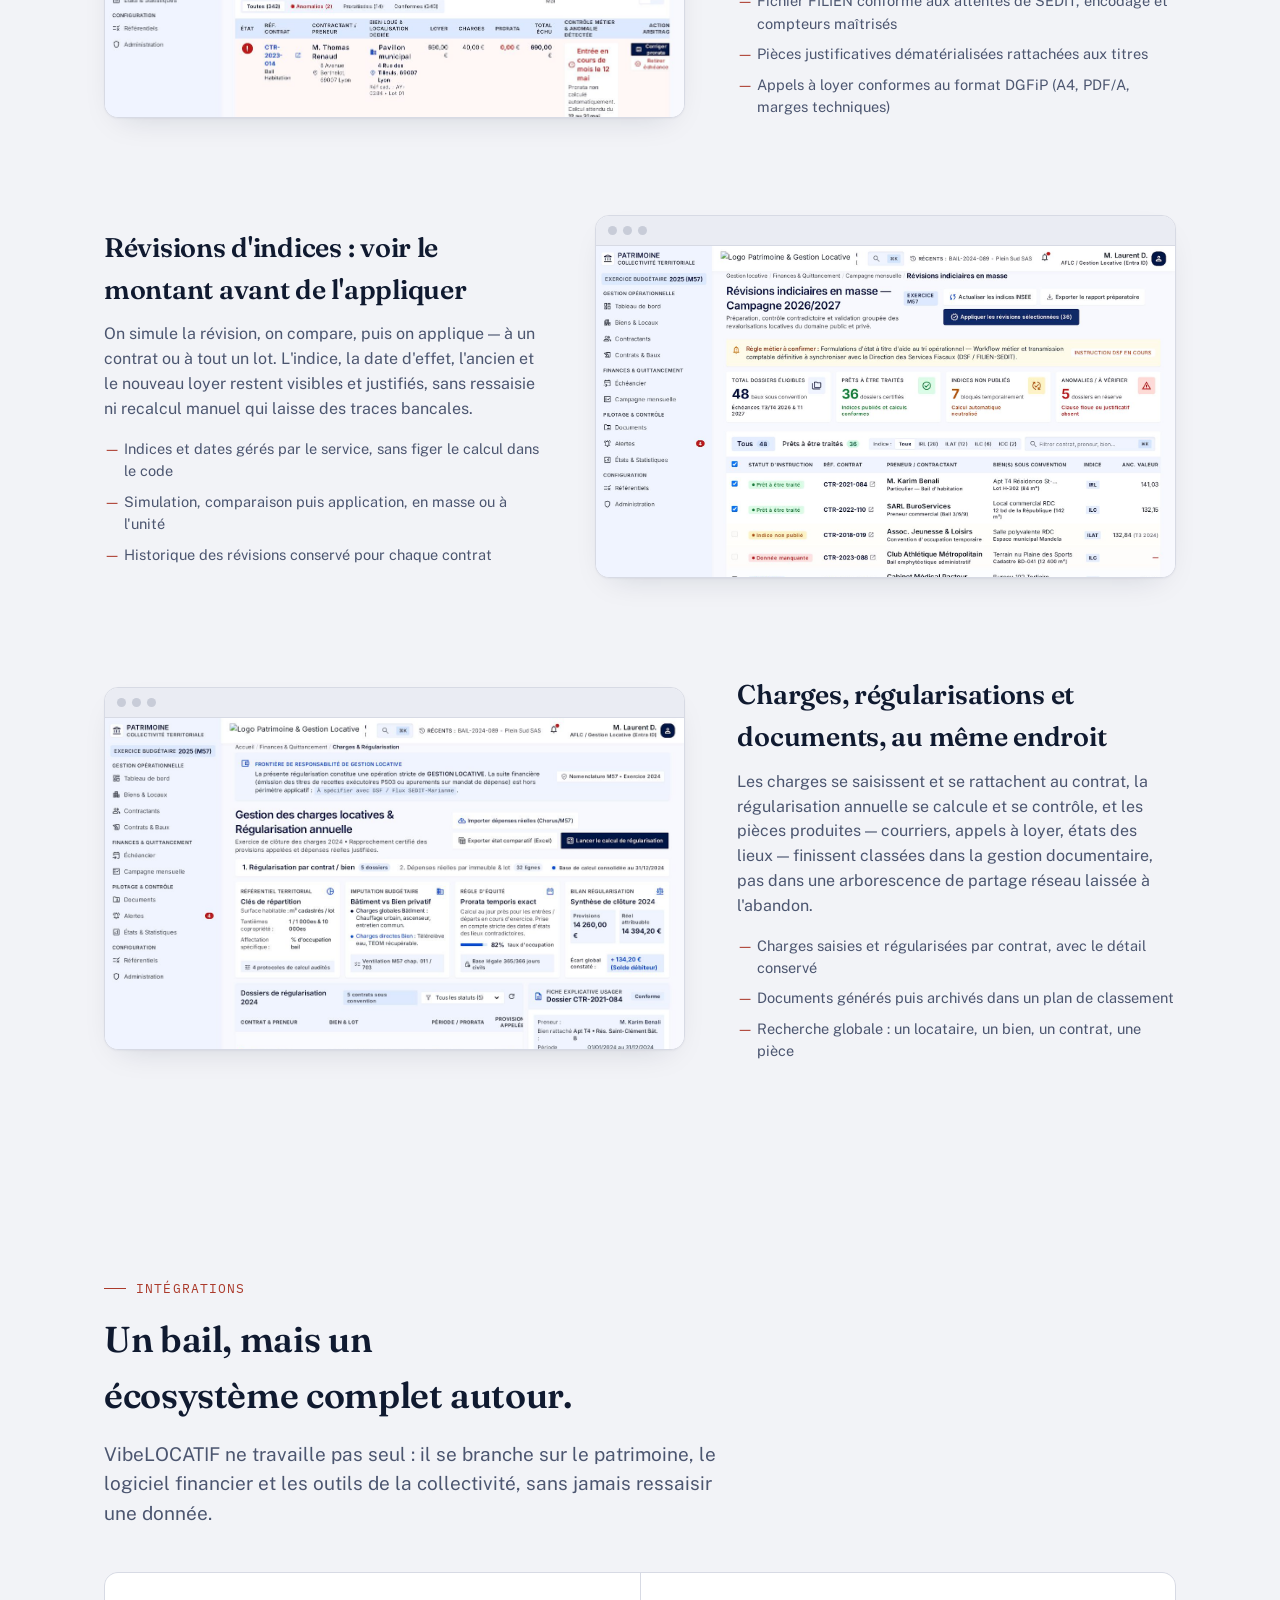
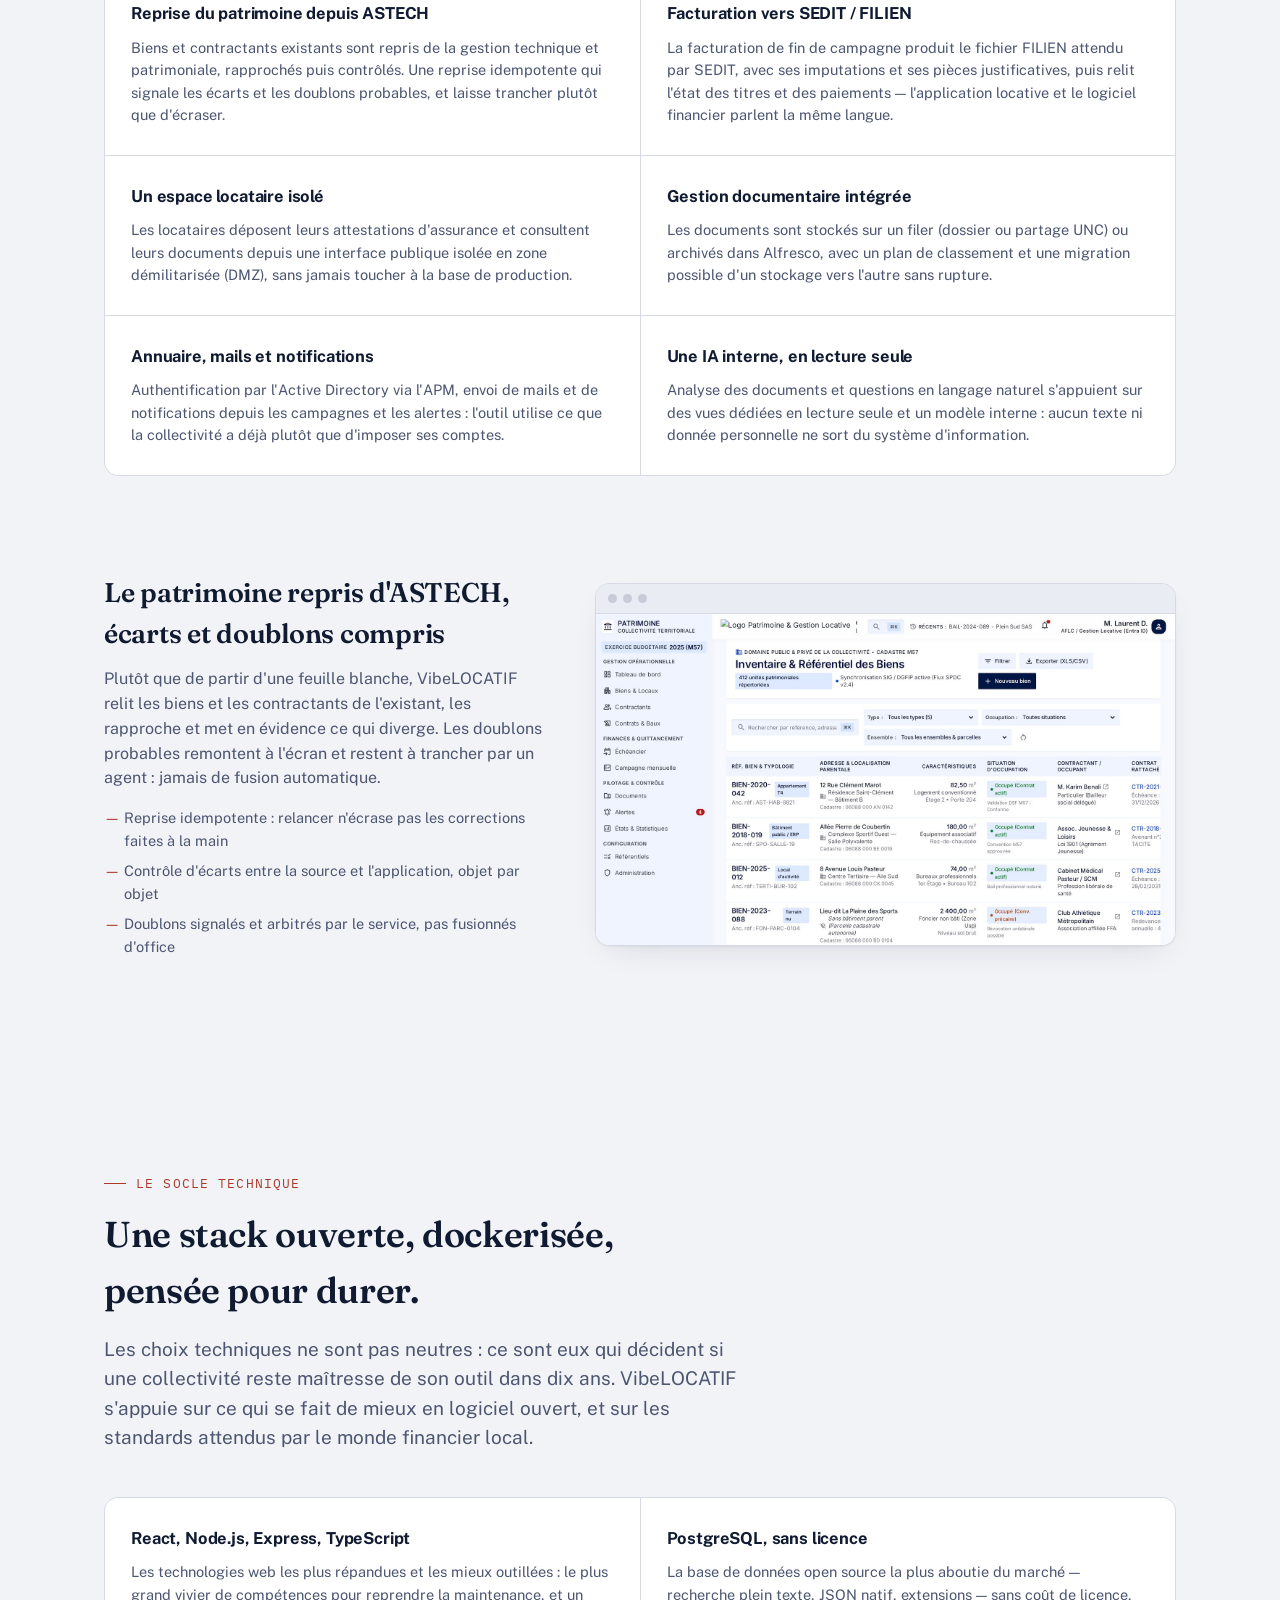
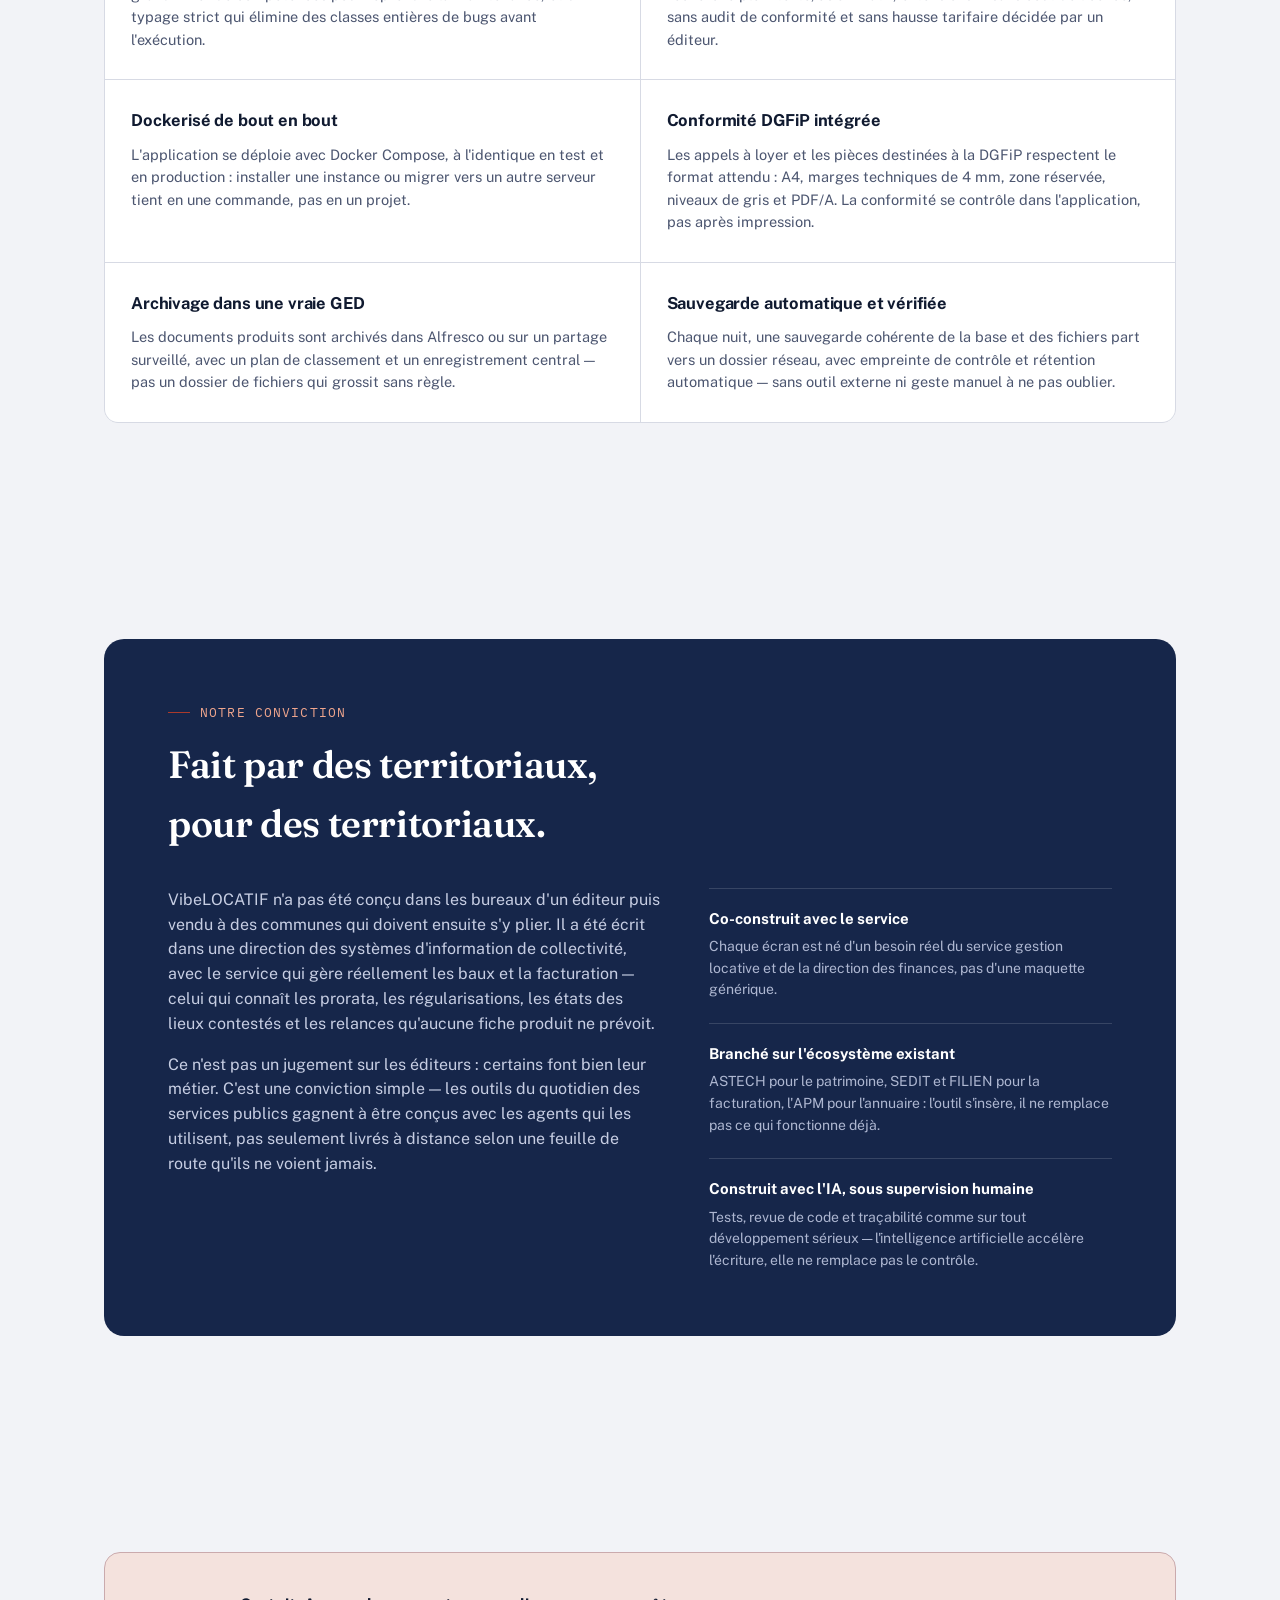
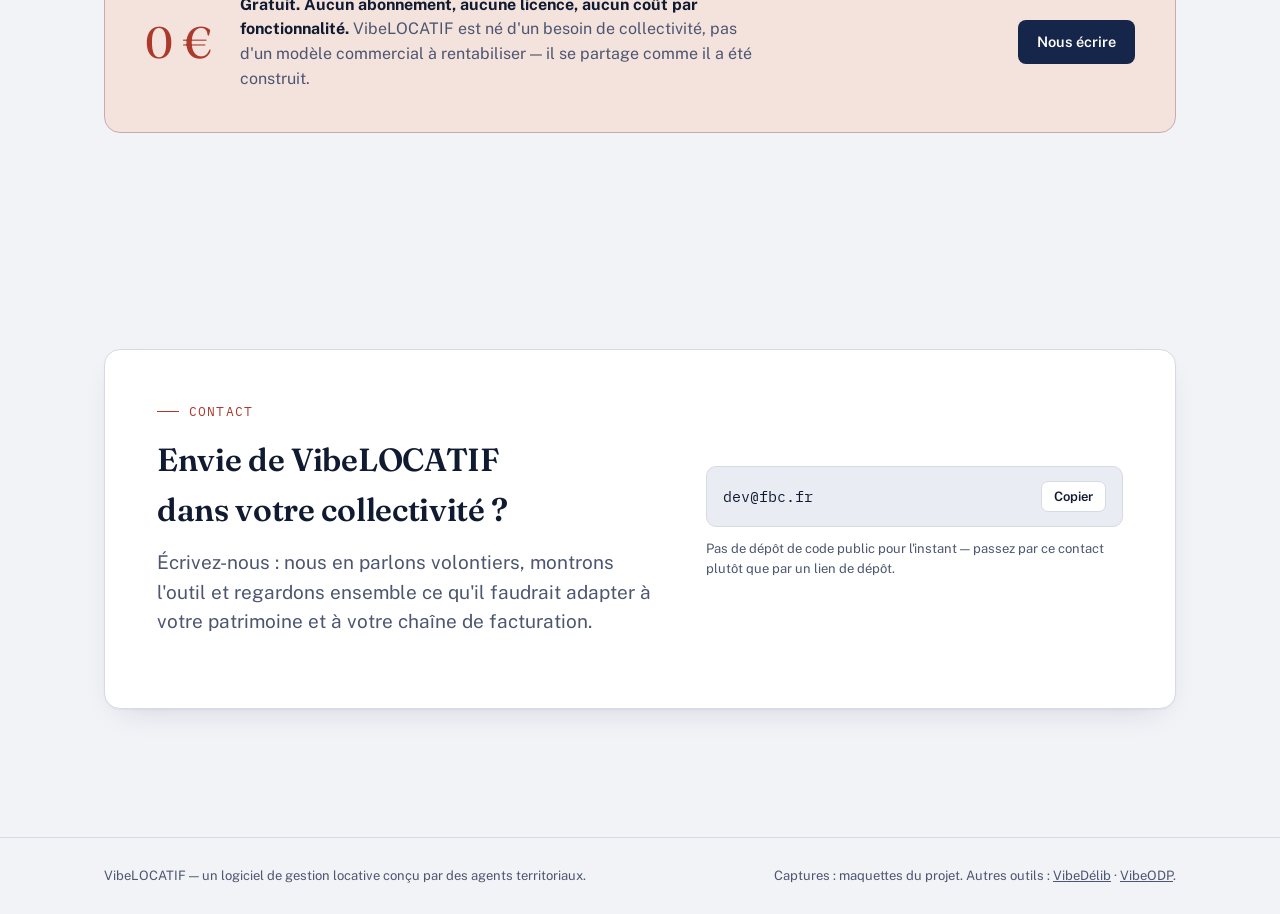
<file: vibelocatif.html>
<!doctype html>
<html lang="fr">
<head>
<meta charset="utf-8">
<meta name="viewport" content="width=device-width, initial-scale=1">
<title>VibeLOCATIF — gestion locative</title>
<meta name="description" content="La gestion des baux et des loyers de la collectivité, conçue par une DSI territoriale. Patrimoine, contrats, échéancier, révisions, charges, états des lieux, campagne et titres de recette. Gratuit et interopérable.">
<link rel="stylesheet" href="https://fonts.googleapis.com/css2?family=Fraunces:opsz,wght@9..144,500;9..144,600&family=Public+Sans:wght@400;500;600;700&family=IBM+Plex+Mono:wght@400;500&display=swap">
<link rel="stylesheet" href="assets/style.css">
</head>
<body>

<div class="family">
  <div class="wrap family-row">
    <span class="family-label">La suite Vibe — outils conçus par une DSI territoriale</span>
    <nav class="products">
      <a href="index.html">VibeDélib</a>
      <a href="vibelocatif.html" class="on">VibeLOCATIF</a>
      <a href="vibeodp.html">VibeODP</a>
    </nav>
  </div>
</div>

<header class="site">
  <div class="wrap row">
    <a class="brand" href="index.html"><span class="mark">VL</span>VibeLOCATIF</a>
    <nav class="primary">
      <a href="#logiciel">Le logiciel</a>
      <a href="#difference">Ce qu'il change</a>
      <a href="#ecosysteme">Intégrations</a>
      <a href="#technique">Le socle technique</a>
      <a href="#territoriaux">Fait par des territoriaux</a>
      <a href="#gratuit">Gratuit</a>
    </nav>
    <a class="btn btn-primary" href="#contact">Nous écrire</a>
  </div>
</header>

<main>
  <section class="hero">
    <div class="wrap">
      <div class="hero-grid">
        <div>
          <div class="eyebrow">Gestion locative</div>
          <h1>La gestion des baux et des loyers, <em>écrite par une collectivité</em> pour les collectivités.</h1>
          <p class="lede" style="margin-top:20px;">Du patrimoine loué à l'appel à loyer, VibeLOCATIF suit un bail de bout en bout — biens, contractants, échéancier, révisions, charges, états des lieux, campagne mensuelle et titres de recette. Conçu avec le service qui facture chaque mois, pas vendu à distance.</p>
          <div class="tag-row">
            <span class="tag on">Gratuit</span>
            <span class="tag on">Sans abonnement</span>
            <span class="tag">Conçu par une DSI territoriale</span>
            <span class="tag">RGPD dès la conception</span>
          </div>
          <div class="cta-row">
            <a class="btn btn-primary" href="#contact">Nous écrire</a>
            <a class="btn btn-ghost" href="#difference">Voir l'outil en images</a>
          </div>
        </div>
        <div>
          <div class="browser-frame shot">
            <div class="bar"><span></span><span></span><span></span></div>
            <img src="shots/locatif/tableau-de-bord.jpg" alt="Tableau de bord VibeLOCATIF : contrats actifs, échéances du mois, alertes" width="1238" height="1600">
          </div>
          <div class="frame-cap"><span>Tableau de bord du service</span><span>Ville d'Ivry-sur-Seine</span></div>
        </div>
      </div>
    </div>
  </section>

  <section id="logiciel">
    <div class="wrap">
      <div class="sec-head">
        <div class="eyebrow">Le principe</div>
        <h2>Le logiciel s'adapte au service, pas l'inverse.</h2>
        <p class="lede" style="margin-top:16px;">Gérer le patrimoine locatif d'une commune, ce n'est pas seulement éditer une quittance : c'est tenir un référentiel de biens et de personnes, suivre des baux et leurs avenants, calculer des échéances au prorata, appliquer des révisions d'indices, régulariser des charges, produire des états des lieux et pousser chaque mois des titres de recette vers le logiciel financier. VibeLOCATIF a été construit autour de ce circuit réel, avec le service qui l'exécute — et se reparamètre entièrement pour une autre commune.</p>
      </div>

      <div class="grid-9">
        <div class="feat"><div class="num">01</div><h3>Un référentiel de biens et de personnes</h3><p>Logements, locaux et dépendances d'un côté ; bailleurs, preneurs et occupants de l'autre, avec leurs rôles, leurs coordonnées et leur historique — repris du patrimoine existant sans ressaisie.</p></div>
        <div class="feat"><div class="num">02</div><h3>Un bail suivi de bout en bout</h3><p>Création, avenants, changement de locataire, résiliation et clôture : chaque contrat garde ses pièces, son échéancier, ses états des lieux et sa traçabilité, sans jamais changer d'outil.</p></div>
        <div class="feat"><div class="num">03</div><h3>Un échéancier qui calcule seul</h3><p>Loyers, charges, dépôt de garantie, franchises et prorata au jour près : l'échéancier se génère à partir des conditions du bail et se corrige sans casser l'historique.</p></div>
        <div class="feat"><div class="num">04</div><h3>Révisions d'indices maîtrisées</h3><p>Simulation avant application, révisions individuelles ou en masse, indices et dates gérés par le service : on voit le montant avant de le valider, et chaque révision reste datée et justifiée.</p></div>
        <div class="feat"><div class="num">05</div><h3>Charges et régularisations</h3><p>Saisie des charges, répartition et régularisation annuelle, rattachement au contrat : les régularisations se calculent et se contrôlent, pas dans un tableur à part.</p></div>
        <div class="feat"><div class="num">06</div><h3>Campagne mensuelle de facturation</h3><p>Préparation, contrôle et validation locative des échéances du mois, puis génération du fichier FILIEN destiné à SEDIT — un enchaînement contrôlé, pas un export à retoucher.</p></div>
        <div class="feat"><div class="num">07</div><h3>États des lieux numériques</h3><p>Entrée et sortie saisis sur tablette, pièce par pièce : relevés de compteurs, clés, photos horodatées, mentions obligatoires, signatures et scellement PAdES, archivés dans le contrat.</p></div>
        <div class="feat"><div class="num">08</div><h3>Documents et GED</h3><p>Modèles Word (appels à loyer, courriers), génération PDF conforme, dépôt et classement dans une vraie gestion documentaire — chaque pièce rattachée à son bien, son contrat ou sa campagne.</p></div>
        <div class="feat"><div class="num">09</div><h3>Une IA qui propose, jamais qui décide</h3><p>Analyse des contrats, avenants et pièces, recherche d'informations en langage naturel en lecture seule : l'intelligence artificielle aide à lire et à retrouver, elle ne facture rien à votre place.</p></div>
      </div>
    </div>
  </section>

  <section id="difference">
    <div class="wrap">
      <div class="sec-head">
        <div class="eyebrow">Ce qu'il change</div>
        <h2>Ce que VibeLOCATIF fait, qu'un tableur ne fera jamais.</h2>
      </div>
      <div class="showcase">
        <div class="show-row">
          <div class="show-text">
            <h3>Un bail qu'on ouvre en entier, pas un dossier Word éparpillé</h3>
            <p>Toute la vie d'un contrat sur une seule fiche : parties et rôles, conditions financières, échéancier généré, révisions, charges, dépôt de garantie, documents rattachés et journal des modifications. On sait à tout moment ce qui est dû, ce qui a été facturé et ce qui reste à faire.</p>
            <ul class="show-list">
              <li>Conditions financières, prorata et avenants gérés par le bail</li>
              <li>Pièces, états des lieux et courriers regroupés dans le contrat</li>
              <li>Chaque modification tracée, datée et attribuée à son auteur</li>
            </ul>
          </div>
          <div class="show-media">
            <div class="browser-frame shot">
              <div class="bar"><span></span><span></span><span></span></div>
              <img src="shots/locatif/fiche-contrat.jpg" alt="Fiche d'un contrat locatif : parties, conditions financières, échéancier et documents" width="1600" height="1325">
            </div>
          </div>
        </div>

        <div class="show-row rev">
          <div class="show-text">
            <h3>De la campagne mensuelle au titre de recette dans SEDIT</h3>
            <p>La campagne prépare et contrôle les échéances du mois, le service valide, puis l'outil produit le fichier FILIEN attendu par SEDIT — imputations, montants, lots et pièces justificatives comprises. Les titres émis et leur paiement se relisent ensuite dans SEDIT, avec le suivi des impayés.</p>
            <ul class="show-list">
              <li>Fichier FILIEN conforme aux attentes de SEDIT, encodage et compteurs maîtrisés</li>
              <li>Pièces justificatives dématérialisées rattachées aux titres</li>
              <li>Appels à loyer conformes au format DGFiP (A4, PDF/A, marges techniques)</li>
            </ul>
          </div>
          <div class="show-media">
            <div class="browser-frame shot">
              <div class="bar"><span></span><span></span><span></span></div>
              <img src="shots/locatif/campagne.jpg" alt="Écran de campagne mensuelle : préparation, contrôle et validation des échéances" width="1173" height="1600">
            </div>
          </div>
        </div>

        <div class="show-row">
          <div class="show-text">
            <h3>Révisions d'indices : voir le montant avant de l'appliquer</h3>
            <p>On simule la révision, on compare, puis on applique — à un contrat ou à tout un lot. L'indice, la date d'effet, l'ancien et le nouveau loyer restent visibles et justifiés, sans ressaisie ni recalcul manuel qui laisse des traces bancales.</p>
            <ul class="show-list">
              <li>Indices et dates gérés par le service, sans figer le calcul dans le code</li>
              <li>Simulation, comparaison puis application, en masse ou à l'unité</li>
              <li>Historique des révisions conservé pour chaque contrat</li>
            </ul>
          </div>
          <div class="show-media">
            <div class="browser-frame shot">
              <div class="bar"><span></span><span></span><span></span></div>
              <img src="shots/locatif/revisions.jpg" alt="Écran de révisions en masse : simulation et comparaison des loyers" width="1600" height="1300">
            </div>
          </div>
        </div>

        <div class="show-row rev">
          <div class="show-text">
            <h3>Charges, régularisations et documents, au même endroit</h3>
            <p>Les charges se saisissent et se rattachent au contrat, la régularisation annuelle se calcule et se contrôle, et les pièces produites — courriers, appels à loyer, états des lieux — finissent classées dans la gestion documentaire, pas dans une arborescence de partage réseau laissée à l'abandon.</p>
            <ul class="show-list">
              <li>Charges saisies et régularisées par contrat, avec le détail conservé</li>
              <li>Documents générés puis archivés dans un plan de classement</li>
              <li>Recherche globale : un locataire, un bien, un contrat, une pièce</li>
            </ul>
          </div>
          <div class="show-media">
            <div class="browser-frame shot">
              <div class="bar"><span></span><span></span><span></span></div>
              <img src="shots/locatif/charges.jpg" alt="Écran des charges et régularisations d'un contrat locatif" width="1332" height="1600">
            </div>
          </div>
        </div>
      </div>
    </div>
  </section>

  <section id="ecosysteme">
    <div class="wrap">
      <div class="sec-head">
        <div class="eyebrow">Intégrations</div>
        <h2>Un bail, mais un écosystème complet autour.</h2>
        <p class="lede" style="margin-top:16px;">VibeLOCATIF ne travaille pas seul : il se branche sur le patrimoine, le logiciel financier et les outils de la collectivité, sans jamais ressaisir une donnée.</p>
      </div>

      <div class="grid-6">
        <div class="feat">
          <h3>Reprise du patrimoine depuis ASTECH</h3>
          <p>Biens et contractants existants sont repris de la gestion technique et patrimoniale, rapprochés puis contrôlés. Une reprise idempotente qui signale les écarts et les doublons probables, et laisse trancher plutôt que d'écraser.</p>
        </div>
        <div class="feat">
          <h3>Facturation vers SEDIT / FILIEN</h3>
          <p>La facturation de fin de campagne produit le fichier FILIEN attendu par SEDIT, avec ses imputations et ses pièces justificatives, puis relit l'état des titres et des paiements — l'application locative et le logiciel financier parlent la même langue.</p>
        </div>
        <div class="feat">
          <h3>Un espace locataire isolé</h3>
          <p>Les locataires déposent leurs attestations d'assurance et consultent leurs documents depuis une interface publique isolée en zone démilitarisée (DMZ), sans jamais toucher à la base de production.</p>
        </div>
        <div class="feat">
          <h3>Gestion documentaire intégrée</h3>
          <p>Les documents sont stockés sur un filer (dossier ou partage UNC) ou archivés dans Alfresco, avec un plan de classement et une migration possible d'un stockage vers l'autre sans rupture.</p>
        </div>
        <div class="feat">
          <h3>Annuaire, mails et notifications</h3>
          <p>Authentification par l'Active Directory via l'APM, envoi de mails et de notifications depuis les campagnes et les alertes : l'outil utilise ce que la collectivité a déjà plutôt que d'imposer ses comptes.</p>
        </div>
        <div class="feat">
          <h3>Une IA interne, en lecture seule</h3>
          <p>Analyse des documents et questions en langage naturel s'appuient sur des vues dédiées en lecture seule et un modèle interne : aucun texte ni donnée personnelle ne sort du système d'information.</p>
        </div>
      </div>

      <div class="showcase" style="margin-top:96px;">
        <div class="show-row">
          <div class="show-text">
            <h3>Le patrimoine repris d'ASTECH, écarts et doublons compris</h3>
            <p>Plutôt que de partir d'une feuille blanche, VibeLOCATIF relit les biens et les contractants de l'existant, les rapproche et met en évidence ce qui diverge. Les doublons probables remontent à l'écran et restent à trancher par un agent : jamais de fusion automatique.</p>
            <ul class="show-list">
              <li>Reprise idempotente : relancer n'écrase pas les corrections faites à la main</li>
              <li>Contrôle d'écarts entre la source et l'application, objet par objet</li>
              <li>Doublons signalés et arbitrés par le service, pas fusionnés d'office</li>
            </ul>
          </div>
          <div class="show-media">
            <div class="browser-frame shot">
              <div class="bar"><span></span><span></span><span></span></div>
              <img src="shots/locatif/biens.jpg" alt="Liste des biens du patrimoine locatif avec recherche et filtres" width="1600" height="1280">
            </div>
          </div>
        </div>
      </div>
    </div>
  </section>

  <section id="technique">
    <div class="wrap">
      <div class="sec-head">
        <div class="eyebrow">Le socle technique</div>
        <h2>Une stack ouverte, dockerisée, pensée pour durer.</h2>
        <p class="lede" style="margin-top:16px;">Les choix techniques ne sont pas neutres : ce sont eux qui décident si une collectivité reste maîtresse de son outil dans dix ans. VibeLOCATIF s'appuie sur ce qui se fait de mieux en logiciel ouvert, et sur les standards attendus par le monde financier local.</p>
      </div>

      <div class="grid-6">
        <div class="feat">
          <h3>React, Node.js, Express, TypeScript</h3>
          <p>Les technologies web les plus répandues et les mieux outillées : le plus grand vivier de compétences pour reprendre la maintenance, et un typage strict qui élimine des classes entières de bugs avant l'exécution.</p>
        </div>
        <div class="feat">
          <h3>PostgreSQL, sans licence</h3>
          <p>La base de données open source la plus aboutie du marché — recherche plein texte, JSON natif, extensions — sans coût de licence, sans audit de conformité et sans hausse tarifaire décidée par un éditeur.</p>
        </div>
        <div class="feat">
          <h3>Dockerisé de bout en bout</h3>
          <p>L'application se déploie avec Docker Compose, à l'identique en test et en production : installer une instance ou migrer vers un autre serveur tient en une commande, pas en un projet.</p>
        </div>
        <div class="feat">
          <h3>Conformité DGFiP intégrée</h3>
          <p>Les appels à loyer et les pièces destinées à la DGFiP respectent le format attendu : A4, marges techniques de 4 mm, zone réservée, niveaux de gris et PDF/A. La conformité se contrôle dans l'application, pas après impression.</p>
        </div>
        <div class="feat">
          <h3>Archivage dans une vraie GED</h3>
          <p>Les documents produits sont archivés dans Alfresco ou sur un partage surveillé, avec un plan de classement et un enregistrement central — pas un dossier de fichiers qui grossit sans règle.</p>
        </div>
        <div class="feat">
          <h3>Sauvegarde automatique et vérifiée</h3>
          <p>Chaque nuit, une sauvegarde cohérente de la base et des fichiers part vers un dossier réseau, avec empreinte de contrôle et rétention automatique — sans outil externe ni geste manuel à ne pas oublier.</p>
        </div>
      </div>
    </div>
  </section>

  <section id="territoriaux">
    <div class="wrap">
      <div class="manifesto">
        <div class="eyebrow">Notre conviction</div>
        <h2>Fait par des territoriaux, pour des territoriaux.</h2>
        <div class="manifesto-grid">
          <div>
            <p>VibeLOCATIF n'a pas été conçu dans les bureaux d'un éditeur puis vendu à des communes qui doivent ensuite s'y plier. Il a été écrit dans une direction des systèmes d'information de collectivité, avec le service qui gère réellement les baux et la facturation — celui qui connaît les prorata, les régularisations, les états des lieux contestés et les relances qu'aucune fiche produit ne prévoit.</p>
            <p>Ce n'est pas un jugement sur les éditeurs : certains font bien leur métier. C'est une conviction simple — les outils du quotidien des services publics gagnent à être conçus avec les agents qui les utilisent, pas seulement livrés à distance selon une feuille de route qu'ils ne voient jamais.</p>
          </div>
          <div class="principle-list">
            <div class="principle">
              <h4>Co-construit avec le service</h4>
              <p>Chaque écran est né d'un besoin réel du service gestion locative et de la direction des finances, pas d'une maquette générique.</p>
            </div>
            <div class="principle">
              <h4>Branché sur l'écosystème existant</h4>
              <p>ASTECH pour le patrimoine, SEDIT et FILIEN pour la facturation, l'APM pour l'annuaire : l'outil s'insère, il ne remplace pas ce qui fonctionne déjà.</p>
            </div>
            <div class="principle">
              <h4>Construit avec l'IA, sous supervision humaine</h4>
              <p>Tests, revue de code et traçabilité comme sur tout développement sérieux — l'intelligence artificielle accélère l'écriture, elle ne remplace pas le contrôle.</p>
            </div>
          </div>
        </div>
      </div>
    </div>
  </section>

  <section id="gratuit">
    <div class="wrap">
      <div class="free">
        <div class="price">0&nbsp;€</div>
        <p><strong style="color:var(--ink);">Gratuit. Aucun abonnement, aucune licence, aucun coût par fonctionnalité.</strong> VibeLOCATIF est né d'un besoin de collectivité, pas d'un modèle commercial à rentabiliser — il se partage comme il a été construit.</p>
        <a class="btn btn-primary" href="#contact">Nous écrire</a>
      </div>
    </div>
  </section>

  <section id="contact">
    <div class="wrap">
      <div class="contact-card">
        <div>
          <div class="eyebrow">Contact</div>
          <h2 style="font-size:clamp(24px,3vw,32px);">Envie de VibeLOCATIF dans votre collectivité ?</h2>
          <p class="lede" style="margin-top:14px;">Écrivez-nous : nous en parlons volontiers, montrons l'outil et regardons ensemble ce qu'il faudrait adapter à votre patrimoine et à votre chaîne de facturation.</p>
        </div>
        <div>
          <div class="mail-box">
            <span data-copy>dev@fbc.fr</span>
            <button type="button">Copier</button>
          </div>
          <p class="note">Pas de dépôt de code public pour l'instant — passez par ce contact plutôt que par un lien de dépôt.</p>
        </div>
      </div>
    </div>
  </section>
</main>

<footer>
  <div class="wrap row">
    <span>VibeLOCATIF — un logiciel de gestion locative conçu par des agents territoriaux.</span>
    <span>Captures : maquettes du projet. Autres outils : <a href="index.html">VibeDélib</a> · <a href="vibeodp.html">VibeODP</a>.</span>
  </div>
</footer>

<script src="assets/site.js"></script>
</body>
</html>
</file>
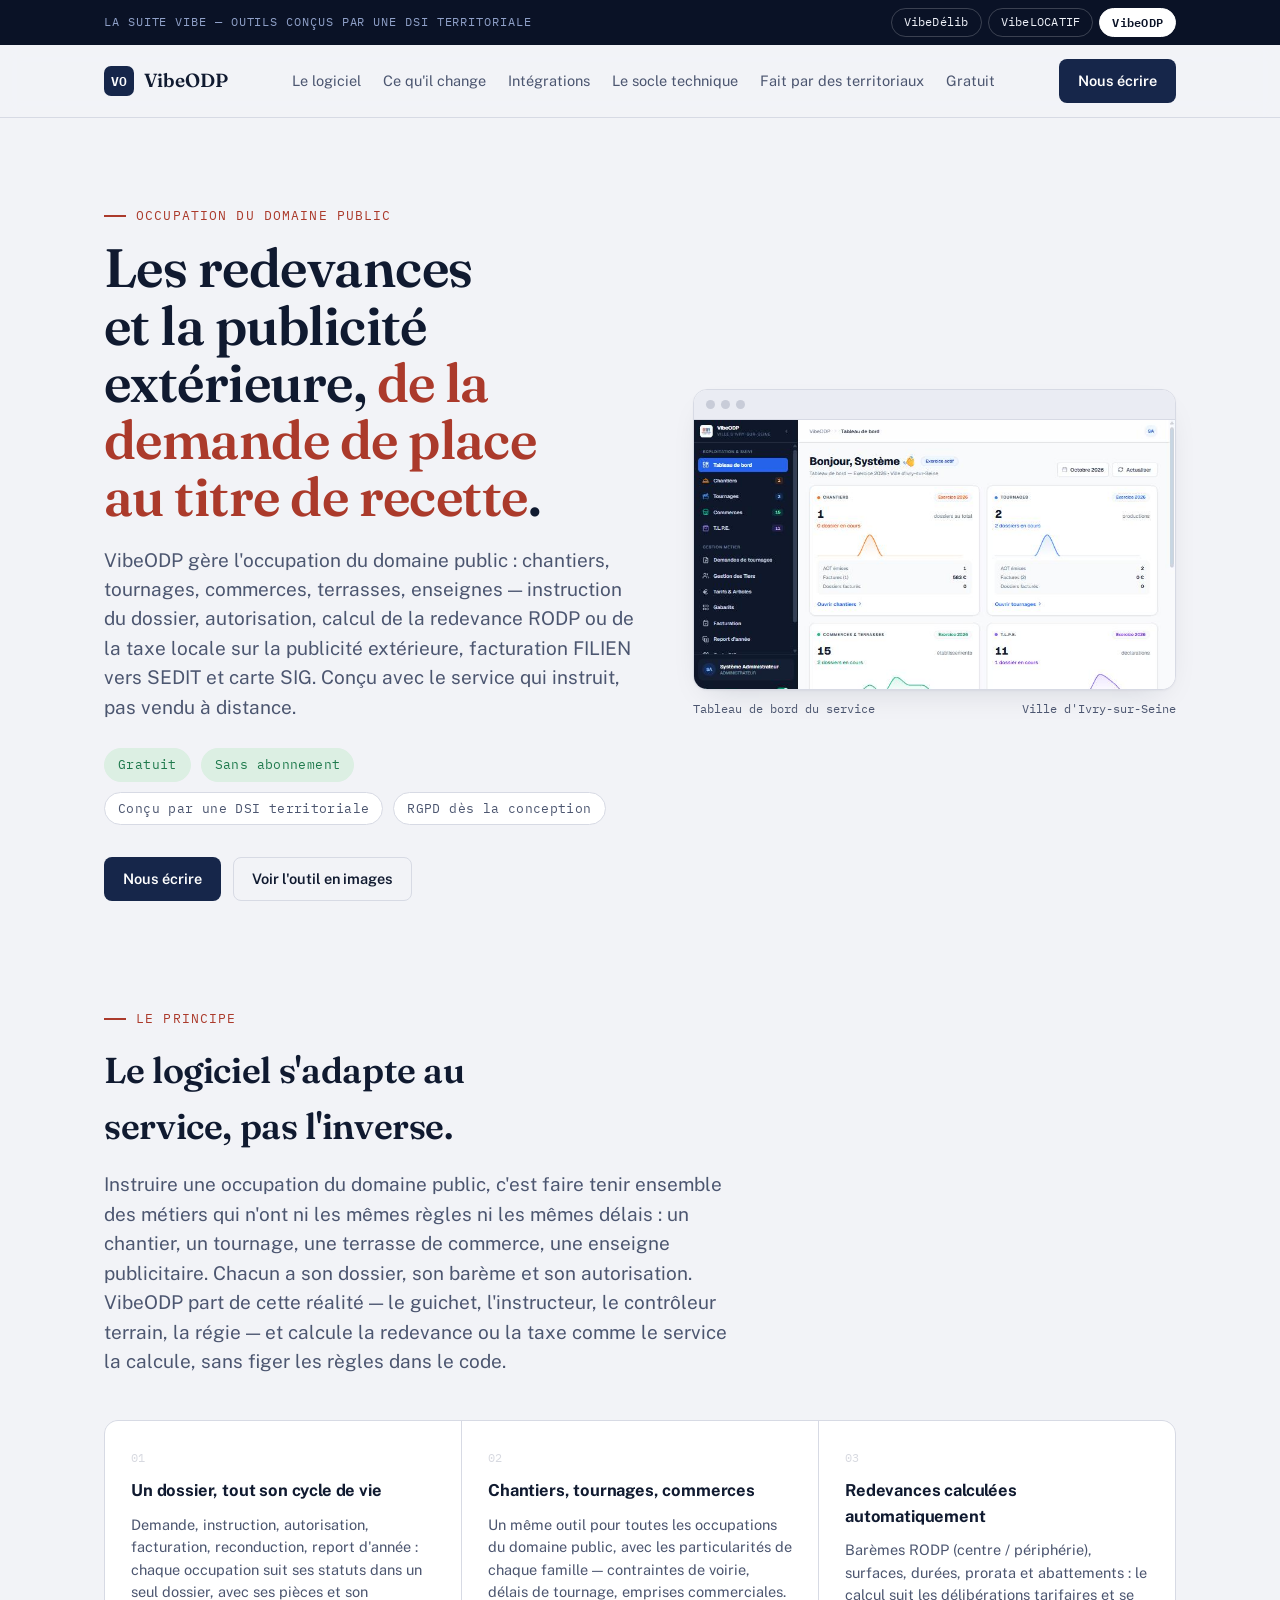
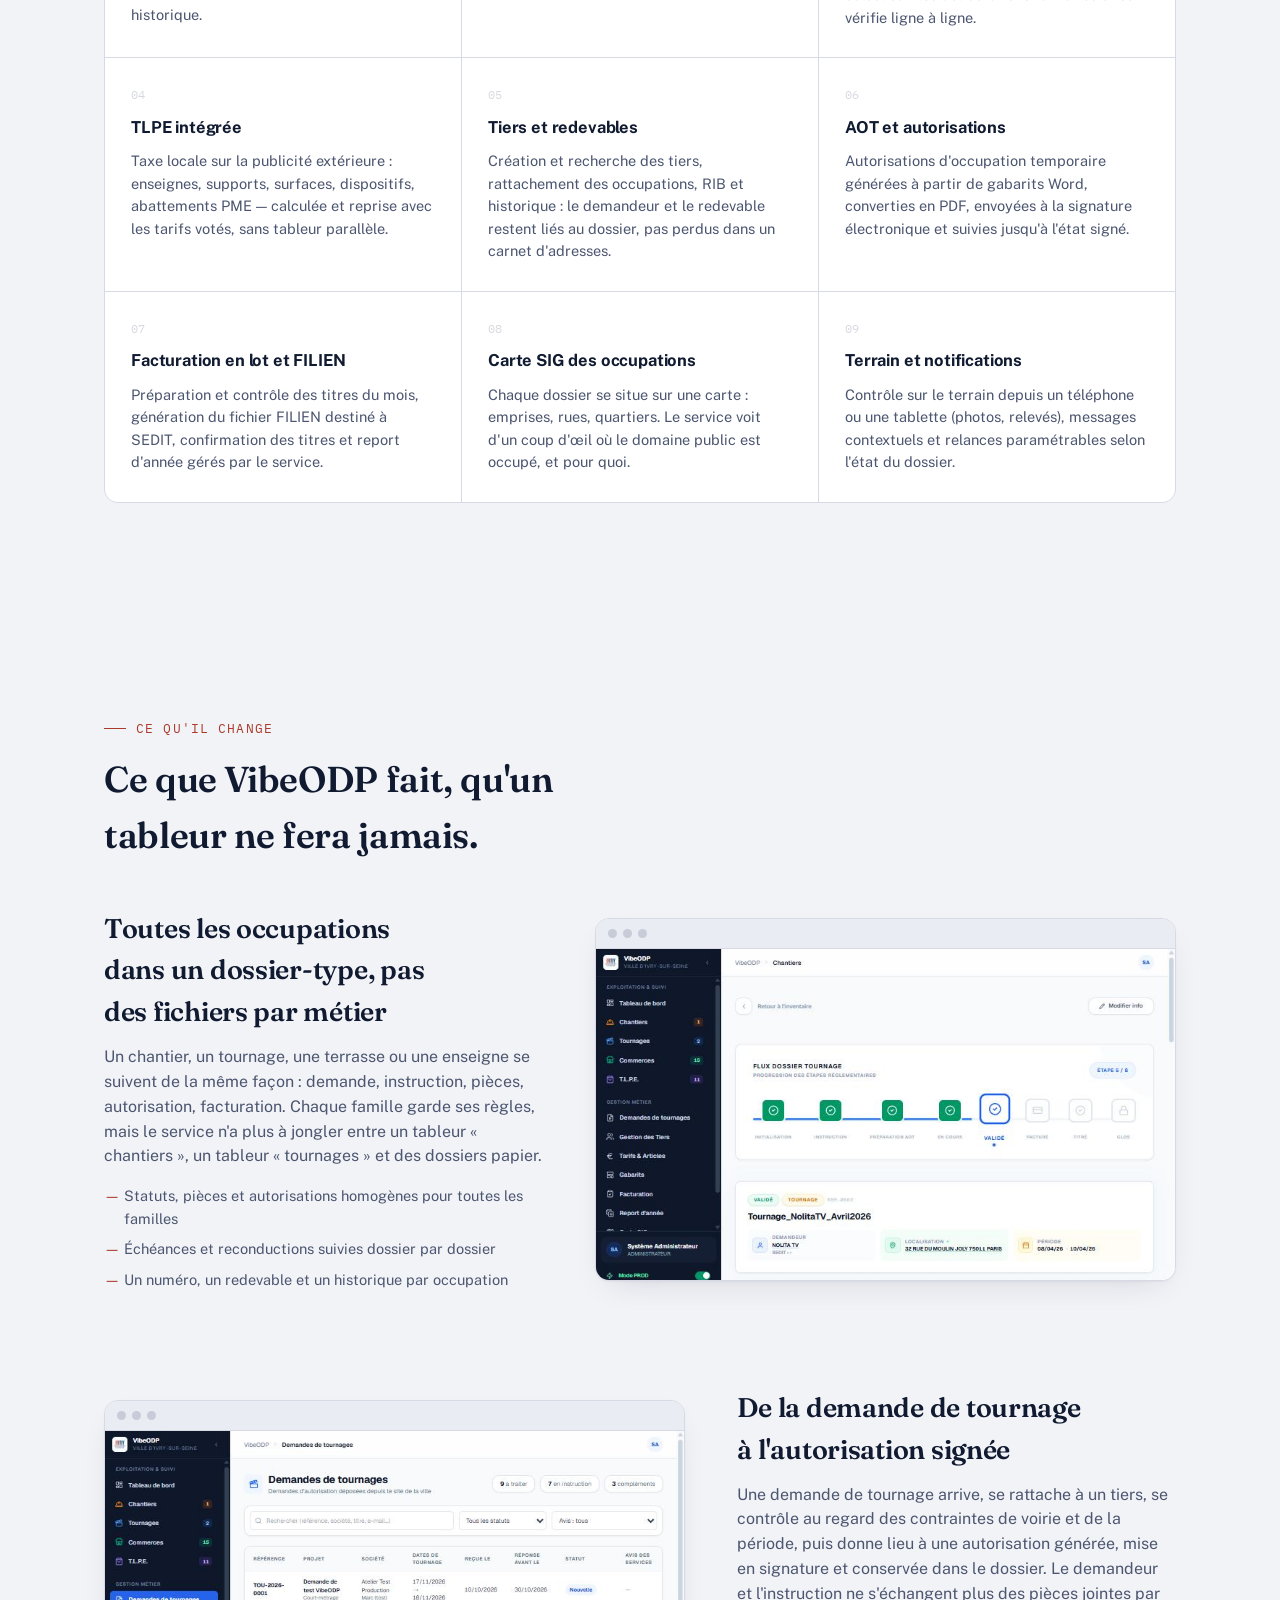
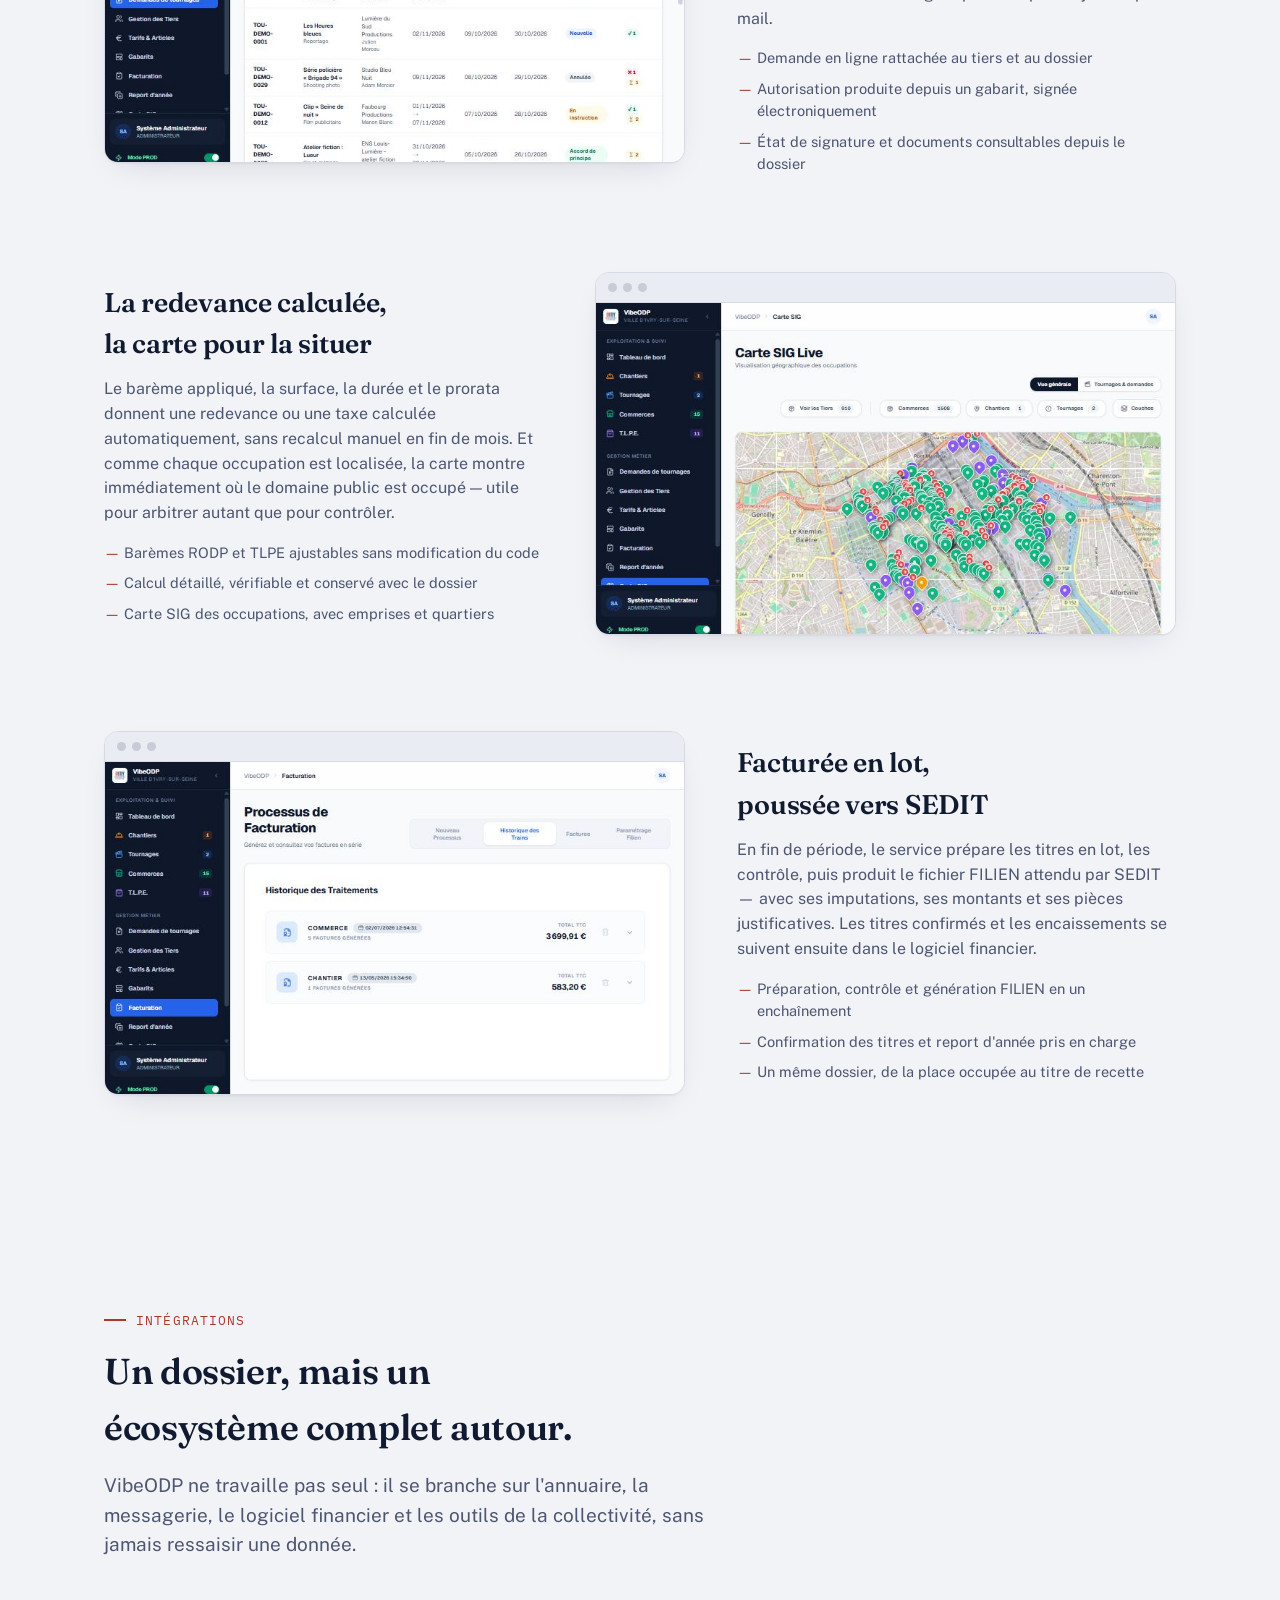
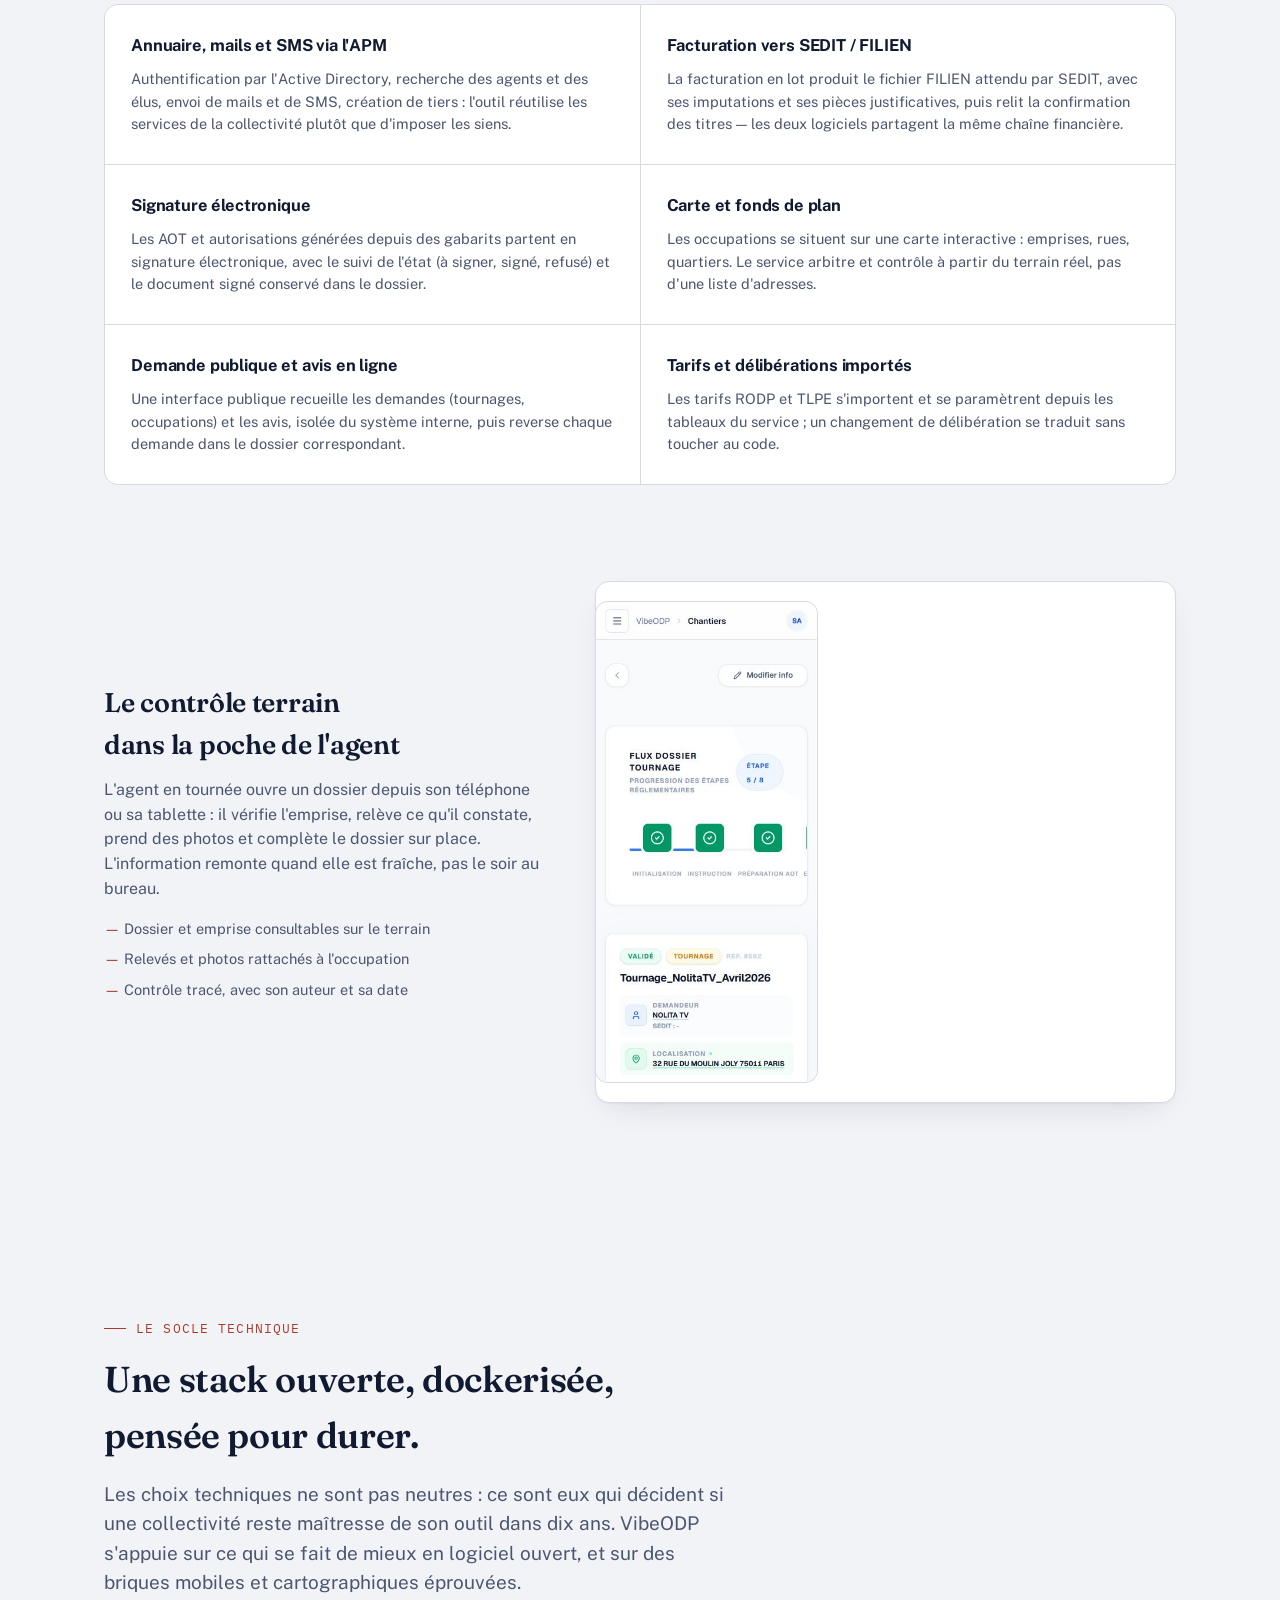
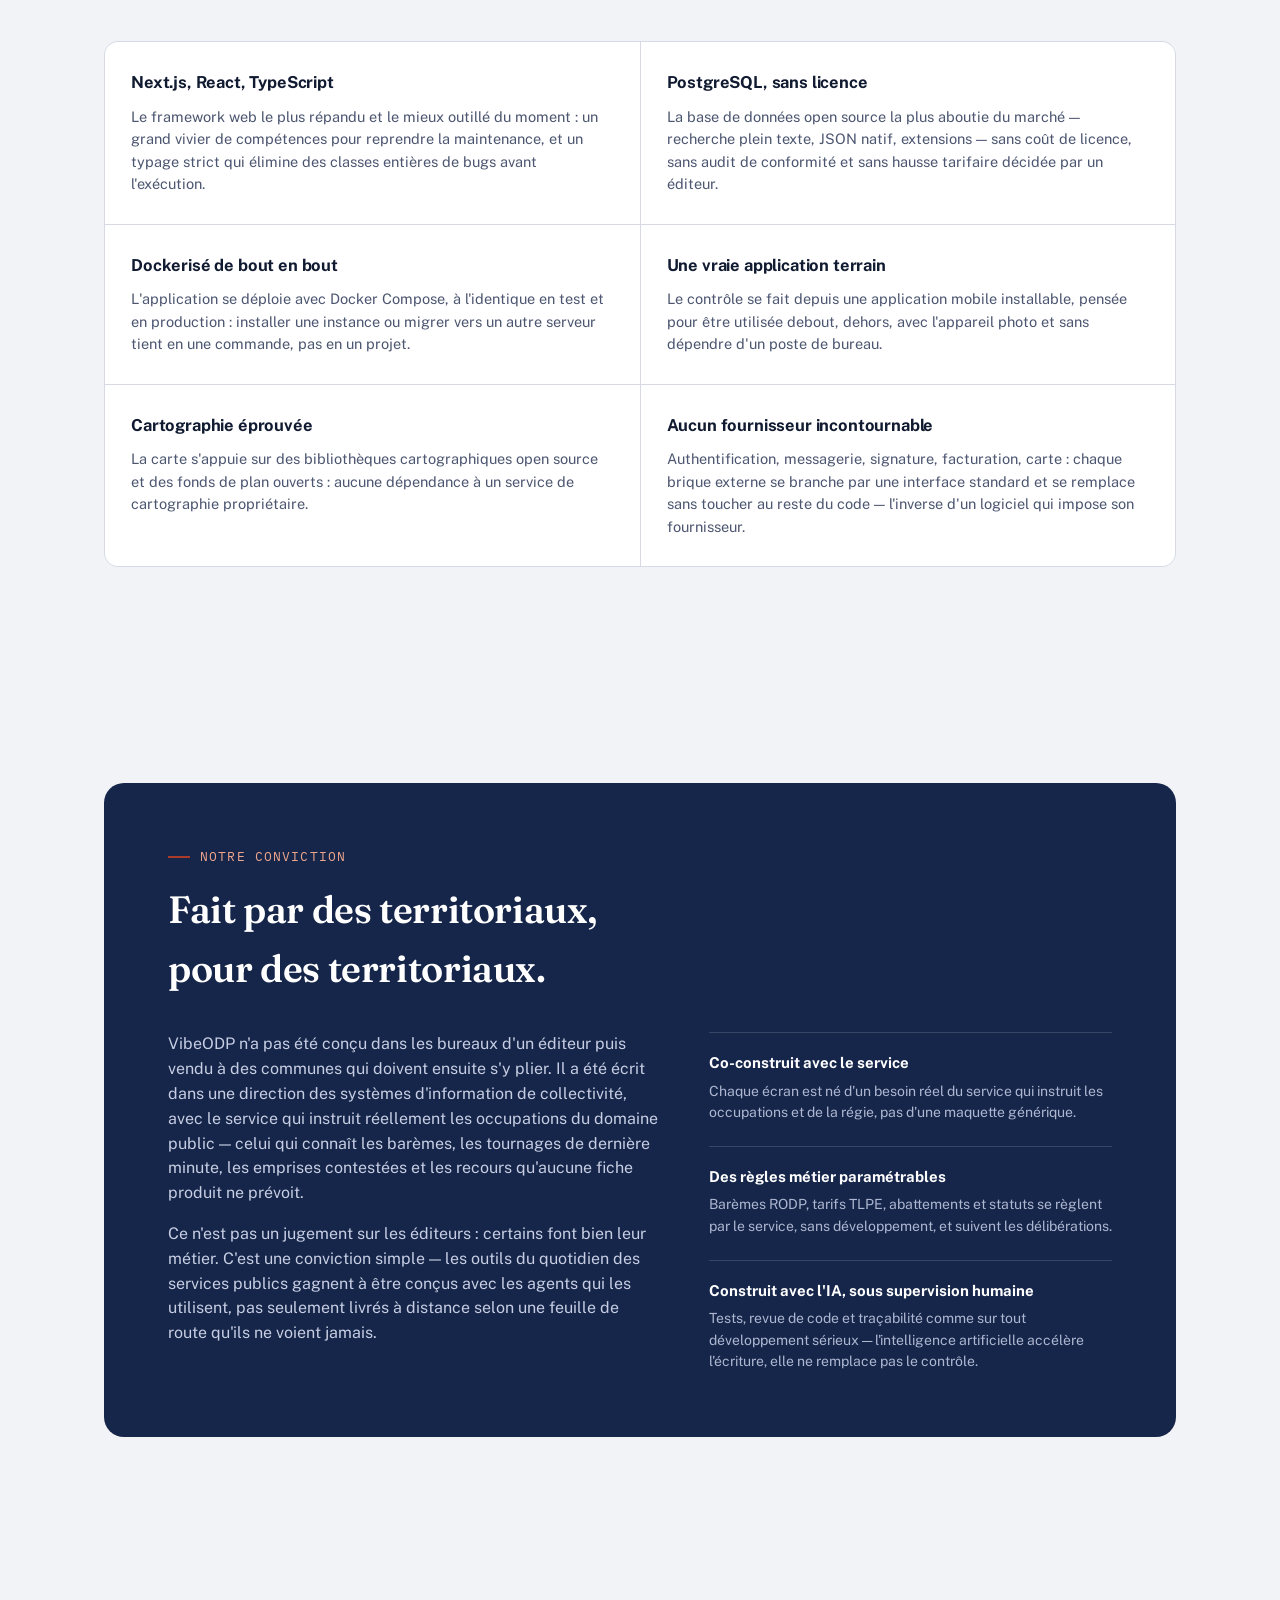
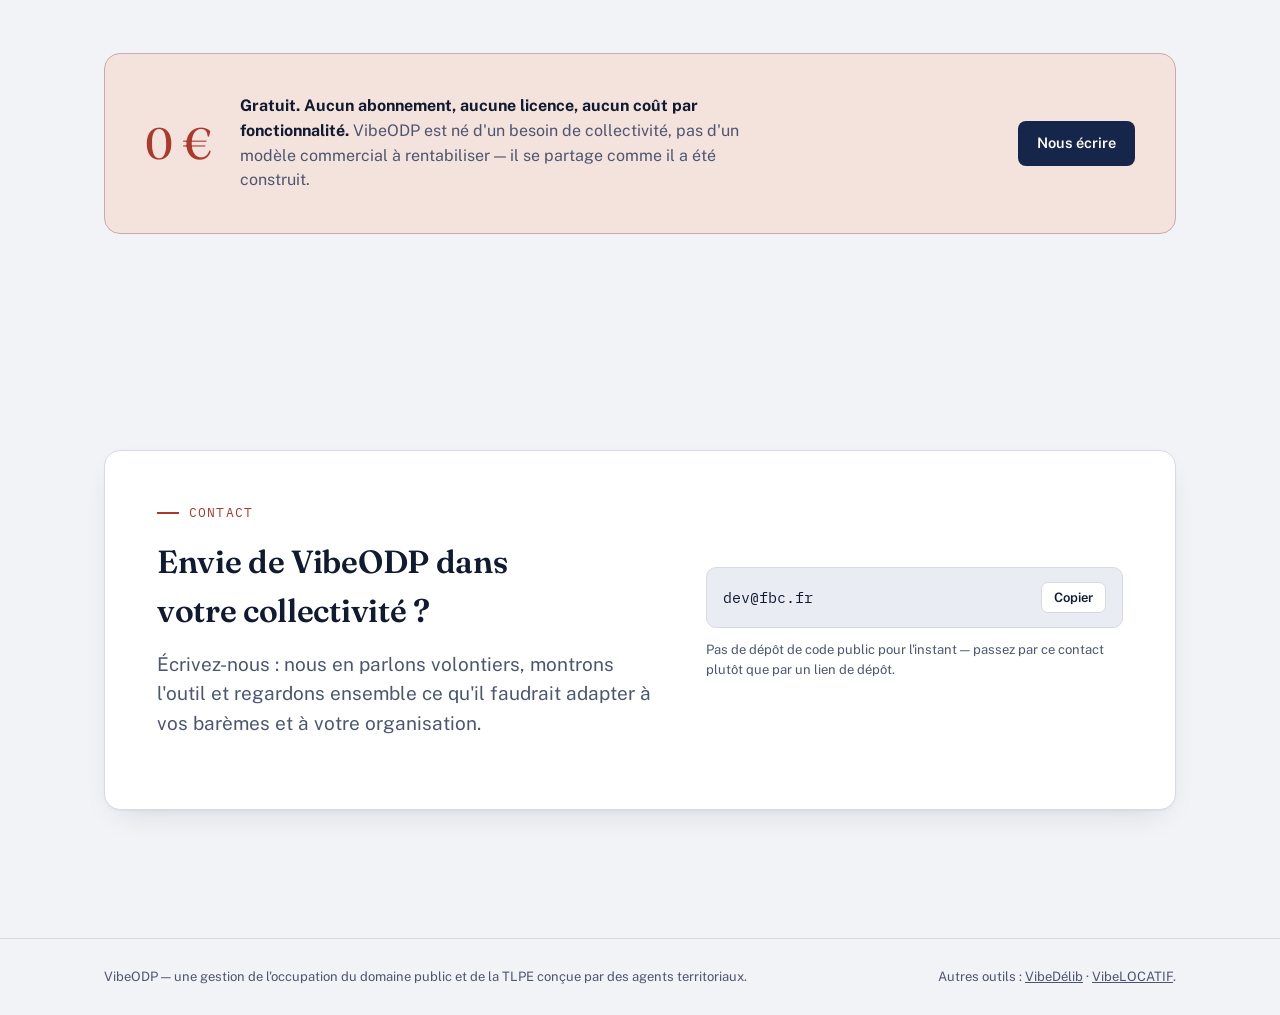
<file: vibeodp.html>
<!doctype html>
<html lang="fr">
<head>
<meta charset="utf-8">
<meta name="viewport" content="width=device-width, initial-scale=1">
<title>VibeODP — occupation du domaine public</title>
<meta name="description" content="La gestion de l'occupation du domaine public et de la taxe locale sur la publicité extérieure, conçue par une DSI territoriale. Dossiers, autorisations, redevances, facturation FILIEN et carte SIG. Gratuit et interopérable.">
<link rel="stylesheet" href="https://fonts.googleapis.com/css2?family=Fraunces:opsz,wght@9..144,500;9..144,600&family=Public+Sans:wght@400;500;600;700&family=IBM+Plex+Mono:wght@400;500&display=swap">
<link rel="stylesheet" href="assets/style.css">
</head>
<body>

<div class="family">
  <div class="wrap family-row">
    <span class="family-label">La suite Vibe — outils conçus par une DSI territoriale</span>
    <nav class="products">
      <a href="index.html">VibeDélib</a>
      <a href="vibelocatif.html">VibeLOCATIF</a>
      <a href="vibeodp.html" class="on">VibeODP</a>
    </nav>
  </div>
</div>

<header class="site">
  <div class="wrap row">
    <a class="brand" href="index.html"><span class="mark">VO</span>VibeODP</a>
    <nav class="primary">
      <a href="#logiciel">Le logiciel</a>
      <a href="#difference">Ce qu'il change</a>
      <a href="#ecosysteme">Intégrations</a>
      <a href="#technique">Le socle technique</a>
      <a href="#territoriaux">Fait par des territoriaux</a>
      <a href="#gratuit">Gratuit</a>
    </nav>
    <a class="btn btn-primary" href="#contact">Nous écrire</a>
  </div>
</header>

<main>
  <section class="hero">
    <div class="wrap">
      <div class="hero-grid">
        <div>
          <div class="eyebrow">Occupation du domaine public</div>
          <h1>Les redevances et la publicité extérieure, <em>de la demande de place au titre de recette</em>.</h1>
          <p class="lede" style="margin-top:20px;">VibeODP gère l'occupation du domaine public : chantiers, tournages, commerces, terrasses, enseignes — instruction du dossier, autorisation, calcul de la redevance RODP ou de la taxe locale sur la publicité extérieure, facturation FILIEN vers SEDIT et carte SIG. Conçu avec le service qui instruit, pas vendu à distance.</p>
          <div class="tag-row">
            <span class="tag on">Gratuit</span>
            <span class="tag on">Sans abonnement</span>
            <span class="tag">Conçu par une DSI territoriale</span>
            <span class="tag">RGPD dès la conception</span>
          </div>
          <div class="cta-row">
            <a class="btn btn-primary" href="#contact">Nous écrire</a>
            <a class="btn btn-ghost" href="#difference">Voir l'outil en images</a>
          </div>
        </div>
        <div>
          <div class="browser-frame shot">
            <div class="bar"><span></span><span></span><span></span></div>
            <img src="shots/odp/tableau-de-bord.jpg" alt="Tableau de bord VibeODP : chantiers, tournages, commerces et T.L.P.E. avec leurs montants" width="800" height="520">
          </div>
          <div class="frame-cap"><span>Tableau de bord du service</span><span>Ville d'Ivry-sur-Seine</span></div>
        </div>
      </div>
    </div>
  </section>

  <section id="logiciel">
    <div class="wrap">
      <div class="sec-head">
        <div class="eyebrow">Le principe</div>
        <h2>Le logiciel s'adapte au service, pas l'inverse.</h2>
        <p class="lede" style="margin-top:16px;">Instruire une occupation du domaine public, c'est faire tenir ensemble des métiers qui n'ont ni les mêmes règles ni les mêmes délais : un chantier, un tournage, une terrasse de commerce, une enseigne publicitaire. Chacun a son dossier, son barème et son autorisation. VibeODP part de cette réalité — le guichet, l'instructeur, le contrôleur terrain, la régie — et calcule la redevance ou la taxe comme le service la calcule, sans figer les règles dans le code.</p>
      </div>

      <div class="grid-9">
        <div class="feat"><div class="num">01</div><h3>Un dossier, tout son cycle de vie</h3><p>Demande, instruction, autorisation, facturation, reconduction, report d'année : chaque occupation suit ses statuts dans un seul dossier, avec ses pièces et son historique.</p></div>
        <div class="feat"><div class="num">02</div><h3>Chantiers, tournages, commerces</h3><p>Un même outil pour toutes les occupations du domaine public, avec les particularités de chaque famille — contraintes de voirie, délais de tournage, emprises commerciales.</p></div>
        <div class="feat"><div class="num">03</div><h3>Redevances calculées automatiquement</h3><p>Barèmes RODP (centre / périphérie), surfaces, durées, prorata et abattements : le calcul suit les délibérations tarifaires et se vérifie ligne à ligne.</p></div>
        <div class="feat"><div class="num">04</div><h3>TLPE intégrée</h3><p>Taxe locale sur la publicité extérieure : enseignes, supports, surfaces, dispositifs, abattements PME — calculée et reprise avec les tarifs votés, sans tableur parallèle.</p></div>
        <div class="feat"><div class="num">05</div><h3>Tiers et redevables</h3><p>Création et recherche des tiers, rattachement des occupations, RIB et historique : le demandeur et le redevable restent liés au dossier, pas perdus dans un carnet d'adresses.</p></div>
        <div class="feat"><div class="num">06</div><h3>AOT et autorisations</h3><p>Autorisations d'occupation temporaire générées à partir de gabarits Word, converties en PDF, envoyées à la signature électronique et suivies jusqu'à l'état signé.</p></div>
        <div class="feat"><div class="num">07</div><h3>Facturation en lot et FILIEN</h3><p>Préparation et contrôle des titres du mois, génération du fichier FILIEN destiné à SEDIT, confirmation des titres et report d'année gérés par le service.</p></div>
        <div class="feat"><div class="num">08</div><h3>Carte SIG des occupations</h3><p>Chaque dossier se situe sur une carte : emprises, rues, quartiers. Le service voit d'un coup d'œil où le domaine public est occupé, et pour quoi.</p></div>
        <div class="feat"><div class="num">09</div><h3>Terrain et notifications</h3><p>Contrôle sur le terrain depuis un téléphone ou une tablette (photos, relevés), messages contextuels et relances paramétrables selon l'état du dossier.</p></div>
      </div>
    </div>
  </section>

  <section id="difference">
    <div class="wrap">
      <div class="sec-head">
        <div class="eyebrow">Ce qu'il change</div>
        <h2>Ce que VibeODP fait, qu'un tableur ne fera jamais.</h2>
      </div>
      <div class="showcase">
        <div class="show-row">
          <div class="show-text">
            <h3>Toutes les occupations dans un dossier-type, pas des fichiers par métier</h3>
            <p>Un chantier, un tournage, une terrasse ou une enseigne se suivent de la même façon : demande, instruction, pièces, autorisation, facturation. Chaque famille garde ses règles, mais le service n'a plus à jongler entre un tableur « chantiers », un tableur « tournages » et des dossiers papier.</p>
            <ul class="show-list">
              <li>Statuts, pièces et autorisations homogènes pour toutes les familles</li>
              <li>Échéances et reconductions suivies dossier par dossier</li>
              <li>Un numéro, un redevable et un historique par occupation</li>
            </ul>
          </div>
          <div class="show-media">
            <div class="browser-frame shot">
              <div class="bar"><span></span><span></span><span></span></div>
              <img src="shots/odp/dossier.jpg" alt="Fiche d'un dossier de tournage avec son flux en huit étapes réglementaires" width="800" height="520">
            </div>
          </div>
        </div>

        <div class="show-row rev">
          <div class="show-text">
            <h3>De la demande de tournage à l'autorisation signée</h3>
            <p>Une demande de tournage arrive, se rattache à un tiers, se contrôle au regard des contraintes de voirie et de la période, puis donne lieu à une autorisation générée, mise en signature et conservée dans le dossier. Le demandeur et l'instruction ne s'échangent plus des pièces jointes par mail.</p>
            <ul class="show-list">
              <li>Demande en ligne rattachée au tiers et au dossier</li>
              <li>Autorisation produite depuis un gabarit, signée électroniquement</li>
              <li>État de signature et documents consultables depuis le dossier</li>
            </ul>
          </div>
          <div class="show-media">
            <div class="browser-frame shot">
              <div class="bar"><span></span><span></span><span></span></div>
              <img src="shots/odp/demandes-tournage.jpg" alt="Liste des demandes de tournage déposées depuis le site de la ville, avec statuts et avis des services" width="800" height="520">
            </div>
          </div>
        </div>

        <div class="show-row">
          <div class="show-text">
            <h3>La redevance calculée, la carte pour la situer</h3>
            <p>Le barème appliqué, la surface, la durée et le prorata donnent une redevance ou une taxe calculée automatiquement, sans recalcul manuel en fin de mois. Et comme chaque occupation est localisée, la carte montre immédiatement où le domaine public est occupé — utile pour arbitrer autant que pour contrôler.</p>
            <ul class="show-list">
              <li>Barèmes RODP et TLPE ajustables sans modification du code</li>
              <li>Calcul détaillé, vérifiable et conservé avec le dossier</li>
              <li>Carte SIG des occupations, avec emprises et quartiers</li>
            </ul>
          </div>
          <div class="show-media">
            <div class="browser-frame shot">
              <div class="bar"><span></span><span></span><span></span></div>
              <img src="shots/odp/carte.jpg" alt="Carte SIG des occupations et des établissements sur le territoire d'Ivry-sur-Seine" width="800" height="520">
            </div>
          </div>
        </div>

        <div class="show-row rev">
          <div class="show-text">
            <h3>Facturée en lot, poussée vers SEDIT</h3>
            <p>En fin de période, le service prépare les titres en lot, les contrôle, puis produit le fichier FILIEN attendu par SEDIT — avec ses imputations, ses montants et ses pièces justificatives. Les titres confirmés et les encaissements se suivent ensuite dans le logiciel financier.</p>
            <ul class="show-list">
              <li>Préparation, contrôle et génération FILIEN en un enchaînement</li>
              <li>Confirmation des titres et report d'année pris en charge</li>
              <li>Un même dossier, de la place occupée au titre de recette</li>
            </ul>
          </div>
          <div class="show-media">
            <div class="browser-frame shot">
              <div class="bar"><span></span><span></span><span></span></div>
              <img src="shots/odp/facturation.jpg" alt="Historique des traitements de facturation en lot par type d'occupation" width="800" height="520">
            </div>
          </div>
        </div>
      </div>
    </div>
  </section>

  <section id="ecosysteme">
    <div class="wrap">
      <div class="sec-head">
        <div class="eyebrow">Intégrations</div>
        <h2>Un dossier, mais un écosystème complet autour.</h2>
        <p class="lede" style="margin-top:16px;">VibeODP ne travaille pas seul : il se branche sur l'annuaire, la messagerie, le logiciel financier et les outils de la collectivité, sans jamais ressaisir une donnée.</p>
      </div>

      <div class="grid-6">
        <div class="feat">
          <h3>Annuaire, mails et SMS via l'APM</h3>
          <p>Authentification par l'Active Directory, recherche des agents et des élus, envoi de mails et de SMS, création de tiers : l'outil réutilise les services de la collectivité plutôt que d'imposer les siens.</p>
        </div>
        <div class="feat">
          <h3>Facturation vers SEDIT / FILIEN</h3>
          <p>La facturation en lot produit le fichier FILIEN attendu par SEDIT, avec ses imputations et ses pièces justificatives, puis relit la confirmation des titres — les deux logiciels partagent la même chaîne financière.</p>
        </div>
        <div class="feat">
          <h3>Signature électronique</h3>
          <p>Les AOT et autorisations générées depuis des gabarits partent en signature électronique, avec le suivi de l'état (à signer, signé, refusé) et le document signé conservé dans le dossier.</p>
        </div>
        <div class="feat">
          <h3>Carte et fonds de plan</h3>
          <p>Les occupations se situent sur une carte interactive : emprises, rues, quartiers. Le service arbitre et contrôle à partir du terrain réel, pas d'une liste d'adresses.</p>
        </div>
        <div class="feat">
          <h3>Demande publique et avis en ligne</h3>
          <p>Une interface publique recueille les demandes (tournages, occupations) et les avis, isolée du système interne, puis reverse chaque demande dans le dossier correspondant.</p>
        </div>
        <div class="feat">
          <h3>Tarifs et délibérations importés</h3>
          <p>Les tarifs RODP et TLPE s'importent et se paramètrent depuis les tableaux du service ; un changement de délibération se traduit sans toucher au code.</p>
        </div>
      </div>

      <div class="showcase" style="margin-top:96px;">
        <div class="show-row">
          <div class="show-text">
            <h3>Le contrôle terrain dans la poche de l'agent</h3>
            <p>L'agent en tournée ouvre un dossier depuis son téléphone ou sa tablette : il vérifie l'emprise, relève ce qu'il constate, prend des photos et complète le dossier sur place. L'information remonte quand elle est fraîche, pas le soir au bureau.</p>
            <ul class="show-list">
              <li>Dossier et emprise consultables sur le terrain</li>
              <li>Relevés et photos rattachés à l'occupation</li>
              <li>Contrôle tracé, avec son auteur et sa date</li>
            </ul>
          </div>
          <div class="show-media">
            <div class="browser-frame" style="padding:20px 0; text-align:center">
              <img src="shots/odp/mobile.jpg" alt="Fiche d'un dossier consultée depuis un téléphone" width="375" height="812" style="width:auto; height:480px; max-width:100%; border-radius:12px; box-shadow:0 0 0 1px var(--line,#ddd)">
            </div>
          </div>
        </div>
      </div>
    </div>
  </section>

  <section id="technique">
    <div class="wrap">
      <div class="sec-head">
        <div class="eyebrow">Le socle technique</div>
        <h2>Une stack ouverte, dockerisée, pensée pour durer.</h2>
        <p class="lede" style="margin-top:16px;">Les choix techniques ne sont pas neutres : ce sont eux qui décident si une collectivité reste maîtresse de son outil dans dix ans. VibeODP s'appuie sur ce qui se fait de mieux en logiciel ouvert, et sur des briques mobiles et cartographiques éprouvées.</p>
      </div>

      <div class="grid-6">
        <div class="feat">
          <h3>Next.js, React, TypeScript</h3>
          <p>Le framework web le plus répandu et le mieux outillé du moment : un grand vivier de compétences pour reprendre la maintenance, et un typage strict qui élimine des classes entières de bugs avant l'exécution.</p>
        </div>
        <div class="feat">
          <h3>PostgreSQL, sans licence</h3>
          <p>La base de données open source la plus aboutie du marché — recherche plein texte, JSON natif, extensions — sans coût de licence, sans audit de conformité et sans hausse tarifaire décidée par un éditeur.</p>
        </div>
        <div class="feat">
          <h3>Dockerisé de bout en bout</h3>
          <p>L'application se déploie avec Docker Compose, à l'identique en test et en production : installer une instance ou migrer vers un autre serveur tient en une commande, pas en un projet.</p>
        </div>
        <div class="feat">
          <h3>Une vraie application terrain</h3>
          <p>Le contrôle se fait depuis une application mobile installable, pensée pour être utilisée debout, dehors, avec l'appareil photo et sans dépendre d'un poste de bureau.</p>
        </div>
        <div class="feat">
          <h3>Cartographie éprouvée</h3>
          <p>La carte s'appuie sur des bibliothèques cartographiques open source et des fonds de plan ouverts : aucune dépendance à un service de cartographie propriétaire.</p>
        </div>
        <div class="feat">
          <h3>Aucun fournisseur incontournable</h3>
          <p>Authentification, messagerie, signature, facturation, carte : chaque brique externe se branche par une interface standard et se remplace sans toucher au reste du code — l'inverse d'un logiciel qui impose son fournisseur.</p>
        </div>
      </div>
    </div>
  </section>

  <section id="territoriaux">
    <div class="wrap">
      <div class="manifesto">
        <div class="eyebrow">Notre conviction</div>
        <h2>Fait par des territoriaux, pour des territoriaux.</h2>
        <div class="manifesto-grid">
          <div>
            <p>VibeODP n'a pas été conçu dans les bureaux d'un éditeur puis vendu à des communes qui doivent ensuite s'y plier. Il a été écrit dans une direction des systèmes d'information de collectivité, avec le service qui instruit réellement les occupations du domaine public — celui qui connaît les barèmes, les tournages de dernière minute, les emprises contestées et les recours qu'aucune fiche produit ne prévoit.</p>
            <p>Ce n'est pas un jugement sur les éditeurs : certains font bien leur métier. C'est une conviction simple — les outils du quotidien des services publics gagnent à être conçus avec les agents qui les utilisent, pas seulement livrés à distance selon une feuille de route qu'ils ne voient jamais.</p>
          </div>
          <div class="principle-list">
            <div class="principle">
              <h4>Co-construit avec le service</h4>
              <p>Chaque écran est né d'un besoin réel du service qui instruit les occupations et de la régie, pas d'une maquette générique.</p>
            </div>
            <div class="principle">
              <h4>Des règles métier paramétrables</h4>
              <p>Barèmes RODP, tarifs TLPE, abattements et statuts se règlent par le service, sans développement, et suivent les délibérations.</p>
            </div>
            <div class="principle">
              <h4>Construit avec l'IA, sous supervision humaine</h4>
              <p>Tests, revue de code et traçabilité comme sur tout développement sérieux — l'intelligence artificielle accélère l'écriture, elle ne remplace pas le contrôle.</p>
            </div>
          </div>
        </div>
      </div>
    </div>
  </section>

  <section id="gratuit">
    <div class="wrap">
      <div class="free">
        <div class="price">0&nbsp;€</div>
        <p><strong style="color:var(--ink);">Gratuit. Aucun abonnement, aucune licence, aucun coût par fonctionnalité.</strong> VibeODP est né d'un besoin de collectivité, pas d'un modèle commercial à rentabiliser — il se partage comme il a été construit.</p>
        <a class="btn btn-primary" href="#contact">Nous écrire</a>
      </div>
    </div>
  </section>

  <section id="contact">
    <div class="wrap">
      <div class="contact-card">
        <div>
          <div class="eyebrow">Contact</div>
          <h2 style="font-size:clamp(24px,3vw,32px);">Envie de VibeODP dans votre collectivité ?</h2>
          <p class="lede" style="margin-top:14px;">Écrivez-nous : nous en parlons volontiers, montrons l'outil et regardons ensemble ce qu'il faudrait adapter à vos barèmes et à votre organisation.</p>
        </div>
        <div>
          <div class="mail-box">
            <span data-copy>dev@fbc.fr</span>
            <button type="button">Copier</button>
          </div>
          <p class="note">Pas de dépôt de code public pour l'instant — passez par ce contact plutôt que par un lien de dépôt.</p>
        </div>
      </div>
    </div>
  </section>
</main>

<footer>
  <div class="wrap row">
    <span>VibeODP — une gestion de l'occupation du domaine public et de la TLPE conçue par des agents territoriaux.</span>
    <span>Autres outils : <a href="index.html">VibeDélib</a> · <a href="vibelocatif.html">VibeLOCATIF</a>.</span>
  </div>
</footer>

<script src="assets/site.js"></script>
</body>
</html>
</file>
<file: assets/style.css>
:root{
  color-scheme: light;
  --bg: #f2f3f7;
  --surface: #ffffff;
  --surface-2: #eaecf3;
  --ink: #101a30;
  --ink-soft: #4c5670;
  --ink-faint: #7982994d;
  --line: #d7dae4;
  --navy: #16264a;
  --navy-deep: #0a1226;
  --navy-tint: #e7ebf5;
  --accent: #ab3a2b;
  --accent-ink: #ab3a2b;
  --accent-soft: #f4e2dd;
  --green: #1f7a4d;
  --green-soft: #dcefe3;
  --shadow: 0 1px 2px rgba(16,26,48,.04), 0 12px 32px -16px rgba(16,26,48,.18);
  --serif: "Fraunces", "Iowan Old Style", Georgia, serif;
  --sans: "Public Sans", "Segoe UI", system-ui, sans-serif;
  --mono: "IBM Plex Mono", ui-monospace, "SF Mono", Consolas, monospace;
}
@media (prefers-color-scheme: dark){
  :root:not([data-theme="light"]){
    color-scheme: dark;
    --bg: #0b1120;
    --surface: #121a2d;
    --surface-2: #1a2338;
    --ink: #eef1f8;
    --ink-soft: #aab3c9;
    --ink-faint: #aab3c94d;
    --line: #283252;
    --navy: #a9c0f0;
    --navy-deep: #05070d;
    --navy-tint: #182242;
    --accent: #e18468;
    --accent-ink: #f0a68d;
    --accent-soft: #2c1d1a;
    --green: #57c087;
    --green-soft: #163826;
    --shadow: 0 1px 2px rgba(0,0,0,.3), 0 20px 44px -20px rgba(0,0,0,.6);
  }
}
:root[data-theme="dark"]{
  color-scheme: dark;
  --bg: #0b1120;
  --surface: #121a2d;
  --surface-2: #1a2338;
  --ink: #eef1f8;
  --ink-soft: #aab3c9;
  --ink-faint: #aab3c94d;
  --line: #283252;
  --navy: #a9c0f0;
  --navy-deep: #05070d;
  --navy-tint: #182242;
  --accent: #e18468;
  --accent-ink: #f0a68d;
  --accent-soft: #2c1d1a;
  --green: #57c087;
  --green-soft: #163826;
  --shadow: 0 1px 2px rgba(0,0,0,.3), 0 20px 44px -20px rgba(0,0,0,.6);
}

*{box-sizing:border-box;}
body{
  margin:0;
  background:var(--bg);
  color:var(--ink);
  font-family:var(--sans);
  font-size:16px;
  line-height:1.55;
  -webkit-font-smoothing:antialiased;
}
img{max-width:100%; display:block;}
a{color:inherit;}
h1,h2,h3{font-family:var(--serif); font-weight:600; letter-spacing:-.01em; text-wrap:balance; margin:0;}
.wrap{max-width:1120px; margin:0 auto; padding-inline:24px;}
.eyebrow{
  font-family:var(--mono); font-size:12.5px; letter-spacing:.09em; text-transform:uppercase;
  color:var(--accent-ink); display:flex; align-items:center; gap:10px; margin-bottom:14px;
}
.eyebrow::before{content:""; width:22px; height:1.5px; background:var(--accent); display:inline-block;}
section{padding-block:clamp(56px,9vw,108px);}
.lede{font-size:clamp(17px,1.9vw,19px); color:var(--ink-soft); max-width:60ch;}

/* bandeau « suite Vibe » : relie les produits entre eux */
.family{background:var(--navy-deep); color:#c7cee3;}
.family-row{display:flex; align-items:center; justify-content:space-between; gap:16px; flex-wrap:wrap; padding-block:8px;}
.family-label{font-family:var(--mono); font-size:11.5px; letter-spacing:.08em; text-transform:uppercase; color:#8fa0c8;}
nav.products{display:flex; gap:6px; flex-wrap:wrap;}
nav.products a{
  text-decoration:none; font-family:var(--mono); font-size:12px; letter-spacing:.02em;
  padding:4px 12px; border-radius:999px; border:1px solid rgba(255,255,255,.2); color:#eef1f8;
}
nav.products a:hover{border-color:#fff;}
nav.products a.on{background:#fff; color:var(--navy-deep); border-color:#fff; font-weight:600;}

/* header */
header.site{
  position:sticky; top:env(safe-area-inset-top,0px); z-index:40;
  background:color-mix(in srgb, var(--bg) 88%, transparent);
  backdrop-filter:blur(10px);
  border-bottom:1px solid var(--line);
}
header.site .row{
  display:flex; align-items:center; justify-content:space-between; gap:16px;
  padding-block:14px;
}
.brand{display:flex; align-items:center; gap:10px; font-family:var(--serif); font-weight:600; font-size:19px; text-decoration:none;}
.brand .mark{
  width:30px; height:30px; border-radius:7px; background:var(--navy); color:#fff;
  display:flex; align-items:center; justify-content:center; font-family:var(--mono); font-size:13px; font-weight:600;
  flex-shrink:0;
}
nav.primary{display:flex; gap:22px; font-size:14.5px; color:var(--ink-soft);}
nav.primary a{text-decoration:none; white-space:nowrap;}
nav.primary a:hover{color:var(--ink);}
.btn{
  font-family:var(--sans); font-size:14.5px; font-weight:600; border-radius:8px;
  padding:10px 18px; border:1px solid transparent; cursor:pointer; text-decoration:none;
  display:inline-flex; align-items:center; gap:8px; white-space:nowrap;
}
.btn-primary{background:var(--navy); color:#fff;}
.btn-primary:hover{background:var(--navy-deep);}
.btn-ghost{background:transparent; border-color:var(--line); color:var(--ink);}
.btn-ghost:hover{border-color:var(--ink-soft);}

/* hero */
.hero{padding-top:clamp(52px,8vw,88px); padding-bottom:0;}
.hero-grid{display:grid; grid-template-columns:1.05fr .95fr; gap:56px; align-items:center;}
.hero h1{font-size:clamp(34px,4.6vw,54px); line-height:1.06;}
.hero h1 em{font-style:normal; color:var(--accent-ink);}
.tag-row{display:flex; flex-wrap:wrap; gap:10px; margin-top:26px;}
.tag{
  font-family:var(--mono); font-size:12.5px; letter-spacing:.03em;
  border:1px solid var(--line); border-radius:999px; padding:6px 13px;
  color:var(--ink-soft); background:var(--surface);
}
.tag.on{color:var(--green); border-color:var(--green-soft); background:var(--green-soft);}
.cta-row{display:flex; flex-wrap:wrap; gap:12px; margin-top:32px;}

.browser-frame{
  background:var(--surface); border:1px solid var(--line); border-radius:14px;
  box-shadow:var(--shadow); overflow:hidden;
}
.browser-frame .bar{
  display:flex; align-items:center; gap:6px; padding:10px 12px; border-bottom:1px solid var(--line);
  background:var(--surface-2);
}
.browser-frame .bar span{width:9px; height:9px; border-radius:50%; background:var(--ink-faint);}
.browser-frame img{width:100%; height:auto; display:block;}
/* cadre à hauteur fixe : recadre proprement les captures de hauteurs différentes */
.browser-frame.shot{aspect-ratio:16/10;}
.browser-frame.shot img{width:100%; height:100%; object-fit:cover; object-position:top center;}
/* emplacement de capture (à remplacer par une vraie image) */
.browser-frame .ph{
  aspect-ratio:16/10; display:flex; flex-direction:column; align-items:center; justify-content:center; gap:8px;
  padding:24px; text-align:center; color:var(--ink-soft);
  background:
    repeating-linear-gradient(135deg, transparent 0 11px, var(--ink-faint) 11px 12px),
    var(--surface-2);
}
.browser-frame .ph .ph-tag{font-family:var(--mono); font-size:11px; letter-spacing:.09em; text-transform:uppercase; color:var(--accent-ink);}
.browser-frame .ph strong{font-family:var(--sans); font-size:15px; font-weight:700; color:var(--ink);}
.browser-frame .ph .ph-sub{font-size:13px; max-width:44ch;}
.frame-cap{
  font-family:var(--mono); font-size:12px; color:var(--ink-soft); margin-top:10px;
  display:flex; justify-content:space-between; gap:12px;
}

/* section headers */
.sec-head{max-width:64ch; margin-bottom:44px;}
.sec-head h2{font-size:clamp(26px,3.2vw,36px);}

/* feature grid */
.grid-9{display:grid; grid-template-columns:repeat(3,1fr); gap:1px; background:var(--line); border:1px solid var(--line); border-radius:14px; overflow:hidden;}
.grid-6{display:grid; grid-template-columns:repeat(2,1fr); gap:1px; background:var(--line); border:1px solid var(--line); border-radius:14px; overflow:hidden;}
.feat{background:var(--surface); padding:28px 26px; display:flex; flex-direction:column; gap:10px;}
.feat .num{font-family:var(--mono); font-size:12px; color:var(--ink-faint);}
.feat h3{font-family:var(--sans); font-size:16.5px; font-weight:700;}
.feat p{margin:0; color:var(--ink-soft); font-size:14.5px;}

/* showcase rows */
.showcase{display:flex; flex-direction:column; gap:96px;}
.show-row{display:grid; grid-template-columns:.86fr 1.14fr; gap:52px; align-items:center;}
.show-row.rev{grid-template-columns:1.14fr .86fr;}
.show-row.rev .show-text{order:2;}
.show-row.rev .show-media{order:1;}
.show-text h3{font-size:clamp(21px,2.4vw,27px); margin-bottom:12px;}
.show-text p{color:var(--ink-soft); margin:0 0 10px;}
.show-list{margin:16px 0 0; padding:0; list-style:none; display:flex; flex-direction:column; gap:8px;}
.show-list li{padding-left:20px; position:relative; color:var(--ink-soft); font-size:14.5px;}
.show-list li::before{content:"—"; position:absolute; left:0; color:var(--accent);}

/* manifesto */
.manifesto{
  background:var(--navy); color:#eef1f8; border-radius:20px; padding:clamp(36px,6vw,64px);
}
.manifesto .eyebrow{color:#f0a68d;}
.manifesto h2{color:#fff; font-size:clamp(26px,3.4vw,38px); max-width:20ch;}
.manifesto-grid{display:grid; grid-template-columns:1.1fr .9fr; gap:48px; margin-top:34px; align-items:start;}
.manifesto p{color:#c7cee3; margin:0 0 16px; max-width:56ch;}
.principle-list{display:flex; flex-direction:column; gap:22px;}
.principle{border-top:1px solid rgba(255,255,255,.14); padding-top:18px;}
.principle h4{margin:0 0 6px; font-family:var(--sans); font-size:15px; font-weight:700; color:#fff;}
.principle p{color:#aeb7d1; font-size:14px; margin:0;}

/* free banner */
.free{
  display:grid; grid-template-columns:auto 1fr auto; align-items:center; gap:28px;
  background:var(--accent-soft); border:1px solid color-mix(in srgb, var(--accent) 30%, var(--line));
  border-radius:16px; padding:clamp(24px,4vw,40px);
}
.free .price{font-family:var(--serif); font-size:clamp(30px,4vw,44px); color:var(--accent-ink); white-space:nowrap;}
.free p{margin:0; color:var(--ink-soft); max-width:52ch;}

/* contact */
.contact-card{
  background:var(--surface); border:1px solid var(--line); border-radius:16px;
  padding:clamp(30px,5vw,52px); display:grid; grid-template-columns:1.1fr .9fr; gap:40px; align-items:center;
  box-shadow:var(--shadow);
}
.mail-box{
  display:flex; align-items:center; gap:10px; background:var(--surface-2); border:1px solid var(--line);
  border-radius:10px; padding:14px 16px; font-family:var(--mono); font-size:15px;
}
.mail-box button{
  margin-left:auto; font-family:var(--sans); font-size:13px; font-weight:600; border:1px solid var(--line);
  background:var(--surface); color:var(--ink); border-radius:7px; padding:7px 12px; cursor:pointer;
}
.mail-box button:hover{border-color:var(--ink-soft);}
.note{font-size:13px; color:var(--ink-soft); margin-top:12px;}

footer{border-top:1px solid var(--line); padding-block:28px; margin-top:20px;}
footer .row{display:flex; justify-content:space-between; flex-wrap:wrap; gap:12px; font-size:13px; color:var(--ink-soft);}
footer a{color:var(--ink-soft);}
footer a:hover{color:var(--ink);}

@media (max-width:860px){
  .hero-grid, .manifesto-grid, .contact-card{grid-template-columns:1fr;}
  .grid-9{grid-template-columns:1fr 1fr;}
  .grid-6{grid-template-columns:1fr;}
  .show-row, .show-row.rev{grid-template-columns:1fr;}
  .show-row.rev .show-text, .show-row.rev .show-media{order:initial;}
  nav.primary{display:none;}
  .free{grid-template-columns:1fr;}
}
@media (max-width:560px){
  .grid-9{grid-template-columns:1fr;}
}
</file>
